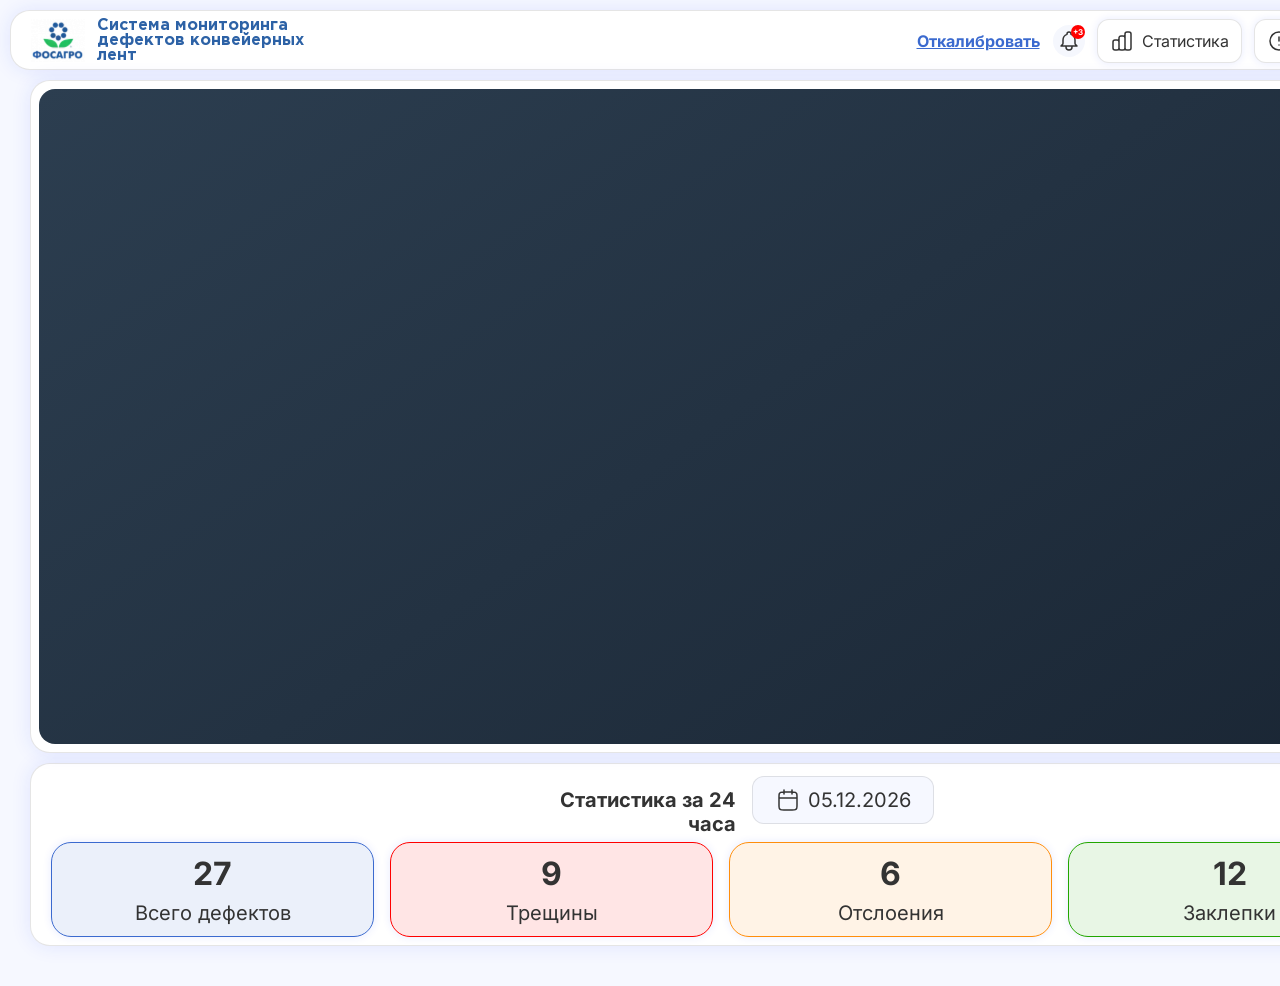
<file: fronted/index.html>
<!doctype html>
<html lang="en">
  <head>
    <meta charset="UTF-8" />
    <meta name="viewport" content="width=device-width, initial-scale=1.0" />
    <link rel="stylesheet" href="css/fonts.css" />
    <link rel="stylesheet" href="css/main.css" />
    <link rel="stylesheet" href="css/index.css" />

    <title>Мониторинг дефектов</title>
  </head>
  <body>
    <!-- Шапка -->
    <header class="header">
      <div class="header__container">
        <!-- Название системы слева -->
        <div class="header__logo-block">
          <img src="images/logo.svg" alt="Логотип" class="header__logo" />
          <div class="header__logo-text">
            Система мониторинга<br />дефектов конвейерных лент
          </div>
        </div>

        <div class="header__nav">
          <!-- Кнопка Откалибровать -->
          <button class="header__calibrate-btn" id="calibrate-btn">
            <span class="header__calibrate-text">Откалибровать</span>
          </button>

          <!-- Кнопка уведомлений -->
          <a href="#" class="header__notifications">
            <div class="header__icon-wrapper">
              <img
                src="images/bell-icon.svg"
                alt="Уведомления"
                class="header__icon"
              />
              <span class="header__badge" style="display:none"></span>
            </div>
          </a>

          <!-- Кнопка Статистика -->
          <a
            href="pages/statistics.html"
            class="header__button header__button--statistics"
          >
            <img
              src="images/statistics-icon.svg"
              alt=""
              class="header__button-icon"
            />
            <span class="header__button-text">Статистика</span>
          </a>

          <!-- Кнопка Дефекты -->
          <a
            href="pages/defects.html"
            class="header__button header__button--defects"
          >
            <img
              src="images/defects-icon.svg"
              alt=""
              class="header__button-icon"
            />
            <span class="header__button-text">Дефекты</span>
          </a>
        </div>
      </div>
    </header>

    <!-- Основной контент -->
    <main class="main">
      <!-- Видеопоток -->
      <div class="video-frame">
        <div class="camera-frame"></div>
      </div>

      <!-- Статистика за 24 часа -->
      <div class="stats-frame">
        <!-- Верхняя строка -->
        <div class="stats-header">
          <h2 class="stats-header__title">Статистика за 24 часа</h2>
          <!-- Блок с датой -->
          <button class="stats-header__date-wrapper" id="date-trigger">
            <!-- Иконка календаря -->
            <img
              src="images/calendar-icon.svg"
              alt="Календарь"
              class="stats-header__date-icon"
            />
            <!-- Дата -->
            <span class="stats-header__date-text" id="selected-date"></span>
          </button>
        </div>

        <!-- Карточки статистики -->
        <div class="stats-grid">
          <!-- Всего дефектов -->
          <div class="stat-card stat-card--total">
            <span class="stat-card__value">24</span>
            <span class="stat-card__label">Всего дефектов</span>
          </div>

          <!-- Трещины -->
          <div class="stat-card stat-card--cracks">
            <span class="stat-card__value">8</span>
            <span class="stat-card__label">Трещины</span>
          </div>

          <!-- Отслоения -->
          <div class="stat-card stat-card--delamination">
            <span class="stat-card__value">5</span>
            <span class="stat-card__label">Отслоения</span>
          </div>

          <!-- Заклепки -->
          <div class="stat-card stat-card--rivets">
            <span class="stat-card__value">11</span>
            <span class="stat-card__label">Заклепки</span>
          </div>
        </div>
      </div>
    </main>

    <!-- Модальное окно календаря -->
    <div class="calendar-overlay" id="calendar-modal">
      <div class="calendar-modal__container">
        <!-- Заголовок с месяцем и годом -->
        <div class="calendar-header">
          <button class="calendar-header__arrow" id="prev-month">
            <svg width="18" height="18" viewBox="0 0 18 18" fill="none">
              <path
                d="M11.25 13.5L6.75 9L11.25 4.5"
                stroke="#333333"
                stroke-width="1.5"
                stroke-linecap="round"
                stroke-linejoin="round"
              />
            </svg>
          </button>
          <span class="calendar-header__month-year" id="current-month-year"
            >Январь 2026</span
          >
          <button class="calendar-header__arrow" id="next-month">
            <svg width="18" height="18" viewBox="0 0 18 18" fill="none">
              <path
                d="M6.75 13.5L11.25 9L6.75 4.5"
                stroke="#333333"
                stroke-width="1.5"
                stroke-linecap="round"
                stroke-linejoin="round"
              />
            </svg>
          </button>
        </div>

        <!-- Разделительная линия -->
        <div class="calendar-divider"></div>

        <!-- Дни недели -->
        <div class="calendar-weekdays">
          <span class="calendar-weekday">ПН</span>
          <span class="calendar-weekday">ВТ</span>
          <span class="calendar-weekday">СР</span>
          <span class="calendar-weekday">ЧТ</span>
          <span class="calendar-weekday">ПТ</span>
          <span class="calendar-weekday">СБ</span>
          <span class="calendar-weekday">ВС</span>
        </div>

        <!-- Сетка дней -->
        <div class="calendar-days" id="calendar-days"></div>
      </div>
    </div>

    <!-- Модальное окно калибровки -->
    <div class="calibrate-overlay" id="calibrate-modal">
      <div class="calibrate-modal">
        <div class="calibrate-modal__content">
          <h3 class="calibrate-modal__title">Калибровка координат</h3>
          <p class="calibrate-modal__subtitle">
            Координаты будут откалиброваны
          </p>
        </div>
        <div class="calibrate-modal__actions">
          <button
            class="calibrate-modal__btn calibrate-modal__btn--cancel"
            id="calibrate-cancel"
          >
            Отменить
          </button>
          <button
            class="calibrate-modal__btn calibrate-modal__btn--confirm"
            id="calibrate-confirm"
          >
            Подтвердить
          </button>
        </div>
      </div>
    </div>

    <!-- ОКНО УВЕДОМЛЕНИЙ -->
    <div class="notifications-overlay" id="notificationsPanel">
      <div class="notifications-app">
        <div class="notifications-header">
          <div class="bell">
            <img src="images/bell-icon.svg" alt="Bell" class="icon" />
            <span class="badge" style="display:none"></span>
          </div>

          <h1>Новые дефекты</h1>

          <a href="#" class="clear">Очистить все</a>
        </div>

        <div class="list"></div>
      </div>
    </div>
    <script src="js/pages/IndexPage.js" type="module"></script>
  </body>
</html>
</file>
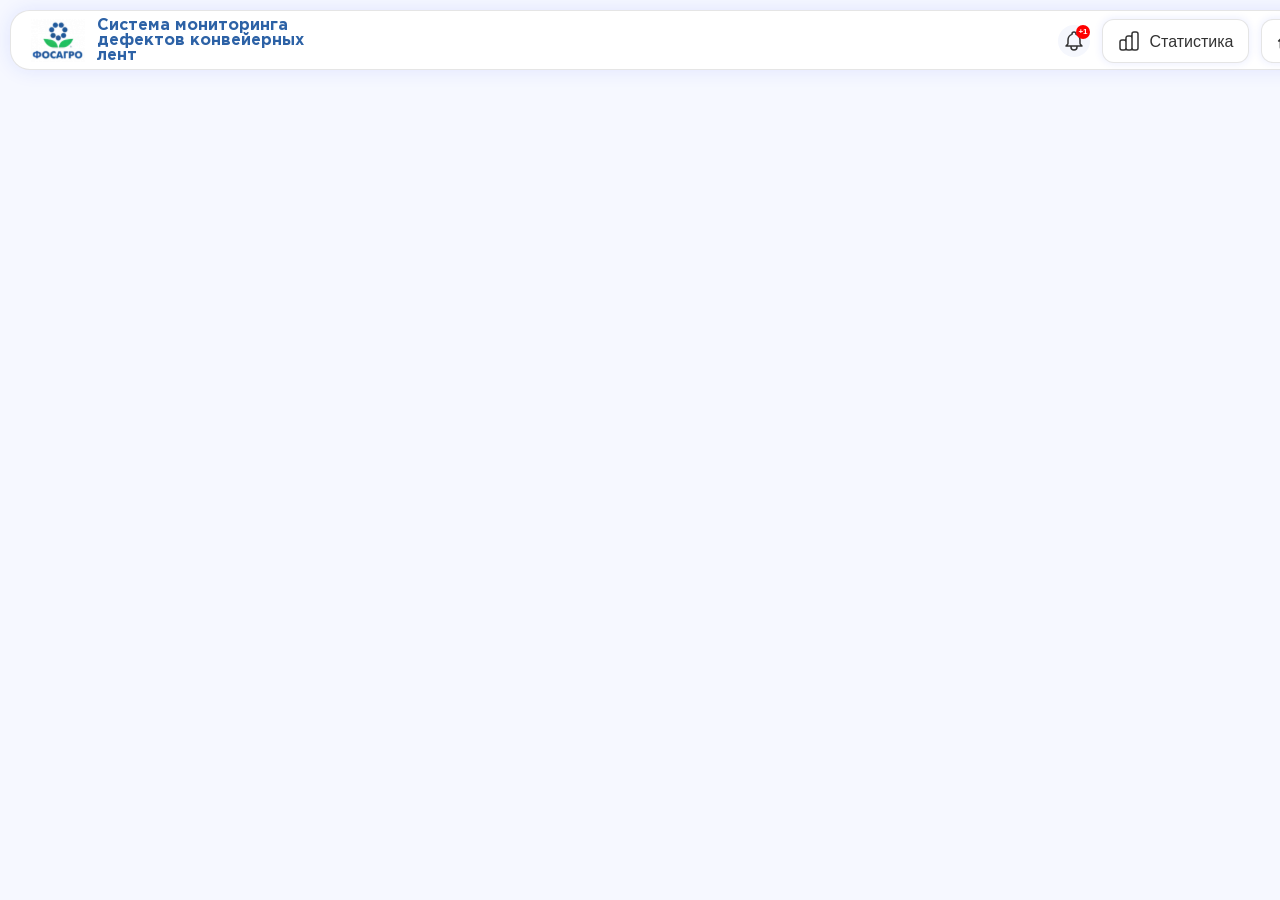
<file: fronted/defects.html>
<!doctype html>
<html lang="en">
  <head>
    <meta charset="UTF-8" />
    <meta name="viewport" content="width=device-width, initial-scale=1.0" />
    <link rel="stylesheet" href="css/main.css" />
    <title>Document</title>
  </head>
  <body>
    <!-- Шапка -->
    <header class="header">
      <div class="header__container">
        <!-- Название системы слева -->
        <div class="header__logo-block">
          <img src="images/logo.svg" alt="Логотип" class="header__logo" />
          <div class="header__logo-text">
            Система мониторинга<br />дефектов конвейерных лент
          </div>
        </div>

        <div class="header__nav">
          <!-- Кнопка уведомлений -->
          <a href="#" class="header__notifications">
            <div class="header__icon-wrapper">
              <img
                src="images/bell-icon.svg"
                alt="Уведомления"
                class="header__icon"
              />
              <span class="header__badge">+1</span>
            </div>
          </a>
          <!-- Кнопка Статистика -->
          <a href="statistics.html" class="header__button header__button--statistics">
            <img
              src="images/statistics-icon.svg"
              alt=""
              class="header__button-icon"
            />
            <span class="header__button-text">Статистика</span>
          </a>

          <!-- Кнопка Главная -->
          <a href="index.html" class="header__button header__button--home-after">
            <img
              src="images/home-icon.svg"
              alt=""
              class="header__button-icon"
            />
            <span class="header__button-text">Главная</span>
          </a>
        </div>
      </div>
    </header>
  </body>
</html>
</file>
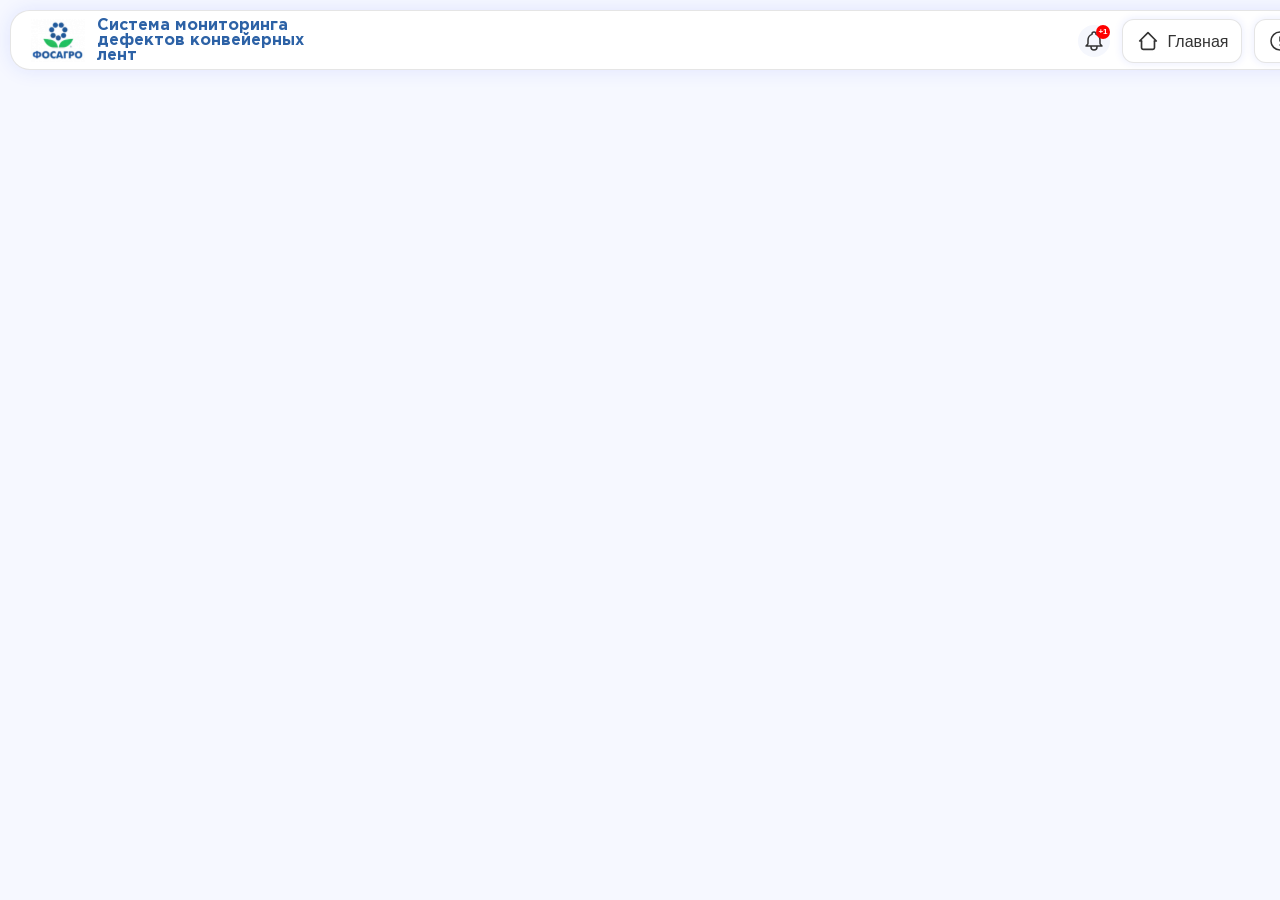
<file: fronted/statistics.html>
<!doctype html>
<html lang="en">
  <head>
    <meta charset="UTF-8" />
    <meta name="viewport" content="width=device-width, initial-scale=1.0" />
    <link rel="stylesheet" href="css/main.css" />
    <title>Document</title>
  </head>
  <body>
    <!-- Шапка -->
    <header class="header">
      <div class="header__container">
        <!-- Название системы слева -->
        <div class="header__logo-block">
          <img src="images/logo.svg" alt="Логотип" class="header__logo" />
          <div class="header__logo-text">
            Система мониторинга<br />дефектов конвейерных лент
          </div>
        </div>

        <div class="header__nav">
          <!-- Кнопка уведомлений -->
          <a href="statistics.html" class="header__notifications">
            <div class="header__icon-wrapper">
              <img
                src="images/bell-icon.svg"
                alt="Уведомления"
                class="header__icon"
              />
              <span class="header__badge">+1</span>
            </div>
          </a>

          <!-- Кнопка Главная -->
          <a href="index.html" class="header__button header__button--home-before">
            <img
              src="images/home-icon.svg"
              alt=""
              class="header__button-icon"
            />
            <span class="header__button-text">Главная</span>
          </a>

          <!-- Кнопка Дефекты -->
          <a href="defects.html" class="header__button header__button--defects">
            <img
              src="images/defects-icon.svg"
              alt=""
              class="header__button-icon"
            />
            <span class="header__button-text">Дефекты</span>
          </a>
        </div>
      </div>
    </header>
  </body>
</html>
</file>
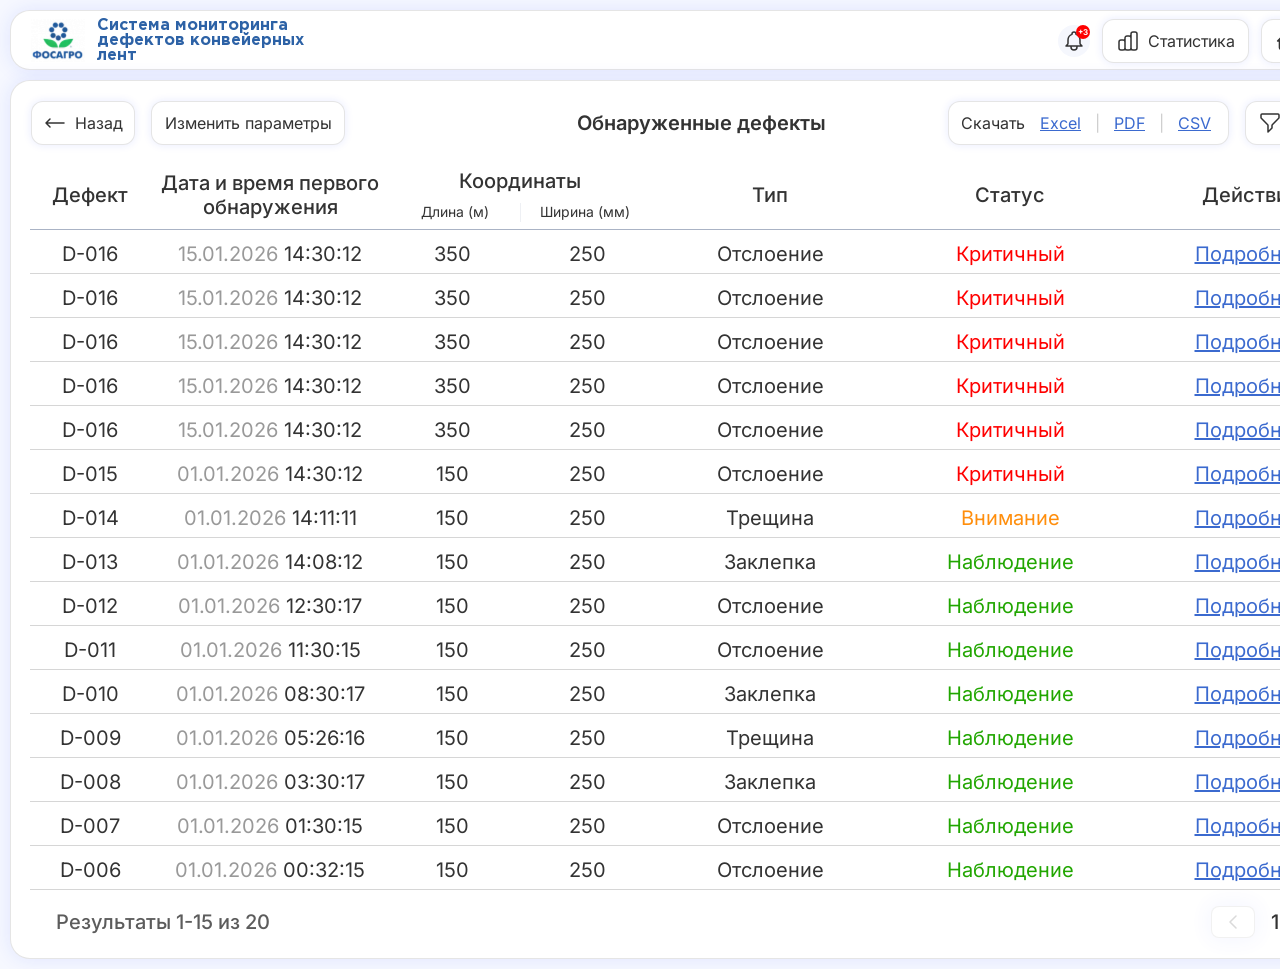
<file: fronted/pages/defects.html>
<!doctype html>
<html lang="en">
  <head>
    <meta charset="UTF-8" />
    <meta name="viewport" content="width=device-width, initial-scale=1.0" />
    <link rel="stylesheet" href="../css/fonts.css" />
    <link rel="stylesheet" href="../css/main.css" />
    <link rel="stylesheet" href="../css/pages/defects.css" />
    <title>Дефекты - Мониторинг</title>
  </head>
  <body>
    <!-- Шапка -->
    <header class="header">
      <div class="header__container">
        <!-- Название системы слева -->
        <div class="header__logo-block">
          <img src="../images/logo.svg" alt="Логотип" class="header__logo" />
          <div class="header__logo-text">
            Система мониторинга<br />дефектов конвейерных лент
          </div>
        </div>

        <div class="header__nav">
          <!-- Кнопка уведомлений -->
          <a href="#" class="header__notifications">
            <div class="header__icon-wrapper">
              <img
                src="../images/bell-icon.svg"
                alt="Уведомления"
                class="header__icon"
              />
              <span class="header__badge">+1</span>
            </div>
          </a>
          <!-- Кнопка Статистика -->
          <a
            href="statistics.html"
            class="header__button header__button--statistics"
          >
            <img
              src="../images/statistics-icon.svg"
              alt=""
              class="header__button-icon"
            />
            <span class="header__button-text">Статистика</span>
          </a>

          <!-- Кнопка Главная -->
          <a
            href="../index.html"
            class="header__button header__button--home-after"
          >
            <img
              src="../images/home-icon.svg"
              alt=""
              class="header__button-icon"
            />
            <span class="header__button-text">Главная</span>
          </a>
        </div>
      </div>
    </header>

    <!-- Основной контент -->
    <main class="main">
      <!-- Верхняя панель с кнопками -->
      <div class="defects-top-frame">
        <!-- Заголовок "Обнаруженные дефекты" -->
        <h1 class="defects-frame__title">Обнаруженные дефекты</h1>

        <!-- Левая группа -->
        <div class="defects-actions-left">
          <!-- Кнопка "Назад" (ссылка) -->
          <a
            href="javascript:history.back()"
            class="action-btn action-btn--back"
          >
            <img
              src="../images/back-icon.svg"
              alt="Назад"
              class="action-btn__icon"
            />
            <span class="action-btn-text">Назад</span>
          </a>

          <!-- Кнопка "Изменить параметры" (кнопка) -->
          <button class="action-btn action-btn--parameters" id="params-btn">
            <span class="action-btn-text">Изменить параметры</span>
          </button>
        </div>

        <!-- Правая группа -->
        <div class="defects-actions-right">
          <!-- Блок "Скачать" со ссылками -->
          <div class="download-block">
            <span class="download-text">Скачать</span>
            <div class="download-links">
              <a href="#" class="excel-link">Excel</a>
              <span class="divider">|</span>
              <a href="#" class="pdf-link">PDF</a>
              <span class="divider">|</span>
              <a href="#" class="csv-link">CSV</a>
            </div>
          </div>
          <!-- Кнопка "Фильтры" (кнопка) -->
          <button class="action-btn action-btn--filter" id="filter-btn">
            <img
              src="../images/filter-icon.svg"
              alt="Фильтр"
              class="action-btn__icon"
            />
            <span class="action-btn-text">Фильтры</span>
          </button>
        </div>
      </div>

      <!-- Таблица дефектов -->
      <div class="defects-table">
        <!-- Заголовок таблицы -->
        <div class="table-header">
          <div class="table-header__cell table-header__cell--id">Дефект</div>
          <div class="table-header__cell table-header__cell--date">
            Дата и время первого обнаружения
          </div>
          <div class="table-header__coordinates">
            <div class="coordinates-title">Координаты</div>
            <div class="coordinates-sub">
              <span class="coord-label">Длина (м)</span>
              <span class="coord-divider"></span>
              <span class="coord-label">Ширина (мм)</span>
            </div>
          </div>
          <div class="table-header__cell table-header__cell--type">Тип</div>
          <div class="table-header__cell table-header__cell--status">
            Статус
          </div>
          <div class="table-header__cell table-header__cell--actions">
            Действия
          </div>
        </div>

        <!-- Строки будут добавлены через JavaScript -->
      </div>

      <!-- Пагинация -->
      <div class="pagination">
        <!-- Результаты -->
        <div class="pagination__info">Результаты 0-0 из 0</div>

        <!-- Блок с кнопками пагинации  -->
        <div class="pagination__controls">
          <!-- Кнопка "Назад" -->
          <button class="pagination__nav-btn pagination__nav-btn--prev">
            <svg width="24" height="24" viewBox="0 0 24 24" fill="none">
              <path
                d="M15 18L9 12L15 6"
                stroke="currentColor"
                stroke-width="1.5"
                stroke-linecap="round"
                stroke-linejoin="round"
              />
            </svg>
          </button>

          <!-- Кнопки страниц будут добавлены через JavaScript -->
          <!-- Кнопка "Вперед" -->
          <button class="pagination__nav-btn pagination__nav-btn--next">
            <svg width="24" height="24" viewBox="0 0 24 24" fill="none">
              <path
                d="M9 18L15 12L9 6"
                stroke="currentColor"
                stroke-width="1.5"
                stroke-linecap="round"
                stroke-linejoin="round"
              />
            </svg>
          </button>
        </div>
      </div>
    </main>

    <!-- ========== МОДАЛЬНОЕ ОКНО ФИЛЬТРОВ ========== -->
    <div class="filter-overlay" id="filter-modal">
      <div class="filter-modal">
        <div class="filter-modal__content">
          <!-- Тип дефекта -->
          <div class="filter-section">
            <div class="filter-section__title">Тип дефекта:</div>

            <!-- Чекбоксы -->
            <div class="filter-checkboxes">
              <!-- Трещина -->
              <div class="filter-checkbox">
                <label class="checkbox-label">
                  <input type="checkbox" class="checkbox-input" />
                  <span class="checkbox-custom"></span>
                  <span class="checkbox-text">Трещина</span>
                </label>
              </div>

              <!-- Отслоение -->
              <div class="filter-checkbox">
                <label class="checkbox-label">
                  <input type="checkbox" class="checkbox-input" />
                  <span class="checkbox-custom"></span>
                  <span class="checkbox-text">Отслоение</span>
                </label>
              </div>

              <!-- Заклепка -->
              <div class="filter-checkbox">
                <label class="checkbox-label">
                  <input type="checkbox" class="checkbox-input" />
                  <span class="checkbox-custom"></span>
                  <span class="checkbox-text">Заклепка</span>
                </label>
              </div>
            </div>
          </div>

          <!-- Дата -->
          <div class="filter-section">
            <div class="filter-section__title">Дата:</div>

            <div class="filter-date">
              <div class="date-picker">
                <img
                  src="../images/calendar-icon.svg"
                  alt="Календарь"
                  class="date-picker__icon"
                />
                <span class="date-picker__text">дд.мм.гггг</span>
              </div>

              <span class="date-separator">—</span>

              <div class="date-picker">
                <span class="date-picker__text">дд.мм.гггг</span>
              </div>
            </div>
          </div>

          <!-- Статус -->
          <div class="filter-section">
            <div class="filter-section__title">Статус:</div>

            <div class="filter-checkboxes">
              <div class="filter-checkbox">
                <label class="checkbox-label">
                  <input type="checkbox" class="checkbox-input status-checkbox-input" data-value="Критичный" />
                  <span class="checkbox-custom"></span>
                  <span class="checkbox-text">Критичный</span>
                </label>
              </div>
              <div class="filter-checkbox">
                <label class="checkbox-label">
                  <input type="checkbox" class="checkbox-input status-checkbox-input" data-value="Внимание" />
                  <span class="checkbox-custom"></span>
                  <span class="checkbox-text">Внимание</span>
                </label>
              </div>
              <div class="filter-checkbox">
                <label class="checkbox-label">
                  <input type="checkbox" class="checkbox-input status-checkbox-input" data-value="Наблюдение" />
                  <span class="checkbox-custom"></span>
                  <span class="checkbox-text">Наблюдение</span>
                </label>
              </div>
            </div>
          </div>

          <!-- Координаты -->
          <div class="filter-section">
            <div class="filter-section__title">Координаты:</div>

            <!-- Длина -->
            <div class="filter-coord">
              <div class="coord-label">Длина</div>

              <div class="coord-inputs">
                <!-- От -->
                <div class="coord-input-group">
                  <span class="coord-input-label">От</span>
                  <div class="coord-input-field">
                    <input type="text" placeholder="0" class="coord-input" />
                    <span class="coord-unit">м</span>
                  </div>
                </div>

                <!-- До -->
                <div class="coord-input-group">
                  <span class="coord-input-label">До</span>
                  <div class="coord-input-field">
                    <input type="text" placeholder="∞" class="coord-input" />
                    <span class="coord-unit">м</span>
                  </div>
                </div>
              </div>
            </div>

            <!-- Ширина -->
            <div class="filter-coord">
              <div class="coord-label">Ширина</div>

              <div class="coord-inputs">
                <!-- От -->
                <div class="coord-input-group">
                  <span class="coord-input-label">От</span>
                  <div class="coord-input-field">
                    <input type="text" placeholder="0" class="coord-input" />
                    <span class="coord-unit">мм</span>
                  </div>
                </div>

                <!-- До -->
                <div class="coord-input-group">
                  <span class="coord-input-label">До</span>
                  <div class="coord-input-field">
                    <input type="text" placeholder="∞" class="coord-input" />
                    <span class="coord-unit">мм</span>
                  </div>
                </div>
              </div>
            </div>
          </div>

          <!-- Кнопки -->
          <div class="filter-actions">
            <button class="filter-btn filter-btn--reset">Сбросить</button>
            <button class="filter-btn filter-btn--apply">Применить</button>
          </div>
        </div>
      </div>
    </div>

    <!-- МОДАЛЬНОЕ ОКНО ПАРАМЕТРОВ -->
    <div class="params-overlay" id="params-modal">
      <div class="params-modal">
        <!-- Заголовок -->
        <div class="params-modal__header">
          <h2 class="params-modal__title">Параметры статусов</h2>
        </div>

        <!-- Три колонки в ряд -->
        <div class="params-row">
          <!-- Колонка 1: Критичный -->
          <div class="params-col params-col--left">
            <div class="params-col__title status-critical">Критичный</div>

            <div class="params-field">
              <div class="params-field__label">Длина</div>
              <div class="params-input-wrapper">
                <span class="params-input-prefix">От</span>
                <div class="params-input-container">
                  <input type="text" value="400" class="params-input" />
                  <span class="params-unit">мм</span>
                </div>
              </div>
            </div>

            <div class="params-field">
              <div class="params-field__label">Ширина</div>
              <div class="params-input-wrapper">
                <span class="params-input-prefix">От</span>
                <div class="params-input-container">
                  <input type="text" value="300" class="params-input" />
                  <span class="params-unit">мм</span>
                </div>
              </div>
            </div>

            <div class="params-field">
              <div class="params-field__label">Площадь</div>
              <div class="params-input-wrapper">
                <span class="params-input-prefix">От</span>
                <div class="params-input-container">
                  <input type="text" value="0" class="params-input" />
                  <span class="params-unit">мм²</span>
                </div>
              </div>
            </div>
          </div>

          <!-- Разделитель -->
          <div class="params-divider"></div>

          <!-- Колонка 2: Внимание -->
          <div class="params-col params-col--center">
            <div class="params-col--wide__title status-warning">Внимание</div>

            <!-- Длина -->
            <div class="params-field params-field--range">
              <div class="params-range-headers">
                <span class="params-range-header">От</span>
                <span class="params-range-header">До</span>
              </div>
              <div
                class="params-field__label params-field--widle__label-position"
              >
                Длина
              </div>
              <div class="params-range-inputs">
                <div class="params-input-container">
                  <input type="text" value="0" class="params-input" />
                  <span class="params-unit">мм</span>
                </div>
                <div class="params-input-container">
                  <input type="text" value="200" class="params-input" />
                  <span class="params-unit">мм</span>
                </div>
              </div>
            </div>

            <!-- Ширина -->
            <div class="params-field params-field--range">
              <div class="params-range-headers"></div>
              <div
                class="params-field__label params-field--widle__label-position"
              >
                Ширина
              </div>
              <div class="params-range-inputs">
                <div class="params-input-container">
                  <input type="text" value="0" class="params-input" />
                  <span class="params-unit">мм</span>
                </div>
                <div class="params-input-container">
                  <input type="text" value="200" class="params-input" />
                  <span class="params-unit">мм</span>
                </div>
              </div>
            </div>

            <!-- Площадь -->
            <div class="params-field params-field--range">
              <div class="params-range-headers"></div>
              <div
                class="params-field__label params-field--widle__label-position"
              >
                Площадь
              </div>
              <div class="params-range-inputs">
                <div class="params-input-container">
                  <input type="text" value="0" class="params-input" />
                  <span class="params-unit">мм²</span>
                </div>
                <div class="params-input-container">
                  <input type="text" value="200" class="params-input" />
                  <span class="params-unit">мм²</span>
                </div>
              </div>
            </div>
          </div>

          <!-- Разделитель -->
          <div class="params-divider"></div>

          <!-- Колонка 3: Наблюдение -->
          <div class="params-col params-col--right">
            <div class="params-col__title status-normal">Наблюдение</div>

            <div class="params-field">
              <div class="params-field__label">Длина</div>
              <div class="params-input-wrapper">
                <span class="params-input-prefix">До</span>
                <div class="params-input-container">
                  <input type="text" value="200" class="params-input" />
                  <span class="params-unit">мм</span>
                </div>
              </div>
            </div>

            <div class="params-field">
              <div class="params-field__label">Ширина</div>
              <div class="params-input-wrapper">
                <span class="params-input-prefix">До</span>
                <div class="params-input-container">
                  <input type="text" value="200" class="params-input" />
                  <span class="params-unit">мм</span>
                </div>
              </div>
            </div>

            <div class="params-field">
              <div class="params-field__label">Площадь</div>
              <div class="params-input-wrapper">
                <span class="params-input-prefix">До</span>
                <div class="params-input-container">
                  <input type="text" value="200" class="params-input" />
                  <span class="params-unit">мм²</span>
                </div>
              </div>
            </div>
          </div>
        </div>

        <!-- Кнопки -->
        <div class="params-actions">
          <button class="params-btn params-btn--cancel">Отменить</button>
          <button class="params-btn params-btn--confirm">Подтвердить</button>
        </div>
      </div>
    </div>

    <!-- МОДАЛЬНОЕ ОКНО ИСТОРИИ ОБНАРУЖЕНИЙ -->
    <div class="params-overlay" id="detections-modal">
      <div class="detections-modal">
        <div class="detections-modal__content">
          <!-- Заголовок -->
          <div class="detections-header">
            <div class="detections-header-left">
              <span class="detections-header__label">Дефект:</span>
              <span class="detections-header__id"></span>
              <span class="detections-header__type"></span>
            </div>
            <button class="detections-header__btn" id="detections-header__btn">
              <svg width="24" height="24" viewBox="0 0 24 24" fill="none">
                <path
                  d="M20 6L9 17L4 12"
                  stroke="#F6F8FF"
                  stroke-width="1.5"
                  stroke-linecap="round"
                  stroke-linejoin="round"
                />
              </svg>
              <span>Исправлен</span>
            </button>
          </div>

          <!-- Статистика обнаружений -->
          <div class="detections-statistics">
            <div class="detections-statistics__row">
              <!-- Длина -->
              <div class="detections-statistics__item">
                <span class="detections-statistics__label">Длина:</span>
                <span class="detections-statistics__value"></span>
                <span class="detections-statistics__percent"></span>
              </div>

              <!-- Ширина -->
              <div class="detections-statistics__item">
                <span class="detections-statistics__label">Ширина:</span>
                <span class="detections-statistics__value"></span>
                <span class="detections-statistics__percent"></span>
              </div>

              <!-- Площадь -->
              <div class="detections-statistics__item">
                <span class="detections-statistics__label">Площадь:</span>
                <span class="detections-statistics__value"></span>
                <span class="detections-statistics__percent"></span>
              </div>
            </div>

            <!-- Графики -->
            <div class="detections-graphs">
              <div class="graph-placeholder"></div>
              <div class="graph-placeholder"></div>
              <div class="graph-placeholder"></div>
            </div>
          </div>

          <!-- Кнопки -->
          <div class="detections-buttons">
            <!-- Блок "Скачать" со ссылками -->
            <div class="detections-download-block">
              <span class="detections-download-text">Скачать</span>
              <div class="detections-download-links">
                <a href="#" class="detections-excel-link">Excel</a>
                <span class="detections-divider">|</span>
                <a href="#" class="detections-pdf-link">PDF</a>
                <span class="detections-divider">|</span>
                <a href="#" class="detections-csv-link">CSV</a>
              </div>
            </div>
            <!-- Кнопка "Фильтры" -->
            <button class="detections-filter-btn" id="detections-filter-btn">
              <img
                src="../images/filter-icon.svg"
                alt="Фильтр"
                class="detections-filter-icon"
              />
              <span class="detections-filter-text">Фильтры</span>
            </button>
          </div>

          <!-- Таблица истории обнаружений -->
          <div class="detections-table">
            <!-- Заголовок таблицы -->
            <div class="detections-table-header">
              <div
                class="detections-table-header__cell detections-table-header__cell--date"
              >
                Дата и время
              </div>

              <div class="detections-table-header__measurements">
                <span class="detections-table-header__measure">Длина (мм)</span>
                <span class="detections-table-header__measure"
                  >Ширина (мм)</span
                >
                <span class="detections-table-header__measure"
                  >Площадь (мм²)</span
                >
              </div>

              <div
                class="detections-table-header__cell detections-table-header__cell--status"
              >
                Статус
              </div>
              <div
                class="detections-table-header__cell detections-table-header__cell--actions"
              >
                Действия
              </div>
            </div>

            <!-- Строки будут добавлены через JavaScript -->
          </div>

          <!-- Пагинация для модального окна -->
          <div class="detections-pagination">
            <div class="detections-pagination__info">Результаты 0-0 из 0</div>

            <div class="detections-pagination__controls">
              <!-- Кнопка "Назад" -->
              <button
                class="detections-pagination__nav-btn detections-pagination__nav-btn--prev"
              >
                <svg width="24" height="24" viewBox="0 0 24 24" fill="none">
                  <path
                    d="M15 18L9 12L15 6"
                    stroke="currentColor"
                    stroke-width="1.5"
                    stroke-linecap="round"
                    stroke-linejoin="round"
                  />
                </svg>
              </button>

              <!-- Кнопки страниц будут добавлены через JavaScript -->
              <!-- Кнопка "Вперед" -->
              <button
                class="detections-pagination__nav-btn detections-pagination__nav-btn--next"
              >
                <svg width="24" height="24" viewBox="0 0 24 24" fill="none">
                  <path
                    d="M9 18L15 12L9 6"
                    stroke="currentColor"
                    stroke-width="1.5"
                    stroke-linecap="round"
                    stroke-linejoin="round"
                  />
                </svg>
              </button>
            </div>
          </div>
        </div>
      </div>

      <!-- МОДАЛЬНОЕ ОКНО ПОДТВЕРЖДЕНИЯ ИСПРАВЛЕНИЯ -->
      <div class="alert-overlay" id="fix-confirm-modal">
        <div class="alert-modal">
          <!-- Иконка/Заголовок -->
          <div class="alert-modal__header">
            <h2 class="alert-modal__title">Исправление дефекта</h2>
            <p class="alert-modal__subtitle">
              Дефект больше не будет отображаться в списке
            </p>
          </div>

          <!-- Кнопки -->
          <div class="alert-modal__actions">
            <button class="alert-modal__btn alert-modal__btn--cancel">
              Отменить
            </button>
            <button class="alert-modal__btn alert-modal__btn--confirm">
              Подтвердить
            </button>
          </div>
        </div>
      </div>

      <!-- ========== МОДАЛЬНОЕ ОКНО ФИЛЬТРОВ ========== -->
      <div class="detections-filter-overlay" id="detections-filter-modal">
        <div class="detections-filter-modal">
          <div class="detections-filter-modal__content">
            <!-- Дата -->
            <div class="filter-section">
              <div class="filter-section__title">Дата:</div>

              <button class="filter-date">
                <div class="date-picker">
                  <img
                    src="../images/calendar-icon.svg"
                    alt="Календарь"
                    class="date-picker__icon"
                  />
                  <span class="date-picker__text">дд.мм.гггг</span>
                </div>

                <span class="date-separator">—</span>

                <div class="date-picker">
                  <span class="date-picker__text">дд.мм.гггг</span>
                </div>
              </button>
            </div>

            <!-- Статус -->
            <div class="filter-section">
              <div class="filter-section__title">Статус:</div>

              <div class="filter-checkboxes">
                <div class="filter-checkbox">
                  <label class="checkbox-label">
                    <input type="checkbox" class="checkbox-input detections-status-checkbox-input" data-value="Критичный" />
                    <span class="checkbox-custom"></span>
                    <span class="checkbox-text">Критичный</span>
                  </label>
                </div>
                <div class="filter-checkbox">
                  <label class="checkbox-label">
                    <input type="checkbox" class="checkbox-input detections-status-checkbox-input" data-value="Внимание" />
                    <span class="checkbox-custom"></span>
                    <span class="checkbox-text">Внимание</span>
                  </label>
                </div>
                <div class="filter-checkbox">
                  <label class="checkbox-label">
                    <input type="checkbox" class="checkbox-input detections-status-checkbox-input" data-value="Наблюдение" />
                    <span class="checkbox-custom"></span>
                    <span class="checkbox-text">Наблюдение</span>
                  </label>
                </div>
              </div>
            </div>

            <!-- Размеры -->
            <div class="filter-section">
              <div class="filter-section__title">Размеры:</div>

              <!-- Длина -->
              <div class="filter-coord">
                <div class="coord-label">Длина</div>

                <div class="coord-inputs">
                  <!-- От -->
                  <div class="coord-input-group">
                    <span class="coord-input-label">От</span>
                    <div class="coord-input-field">
                      <input type="text" placeholder="0" class="coord-input" />
                      <span class="coord-unit">м</span>
                    </div>
                  </div>

                  <!-- До -->
                  <div class="coord-input-group">
                    <span class="coord-input-label">До</span>
                    <div class="coord-input-field">
                      <input type="text" placeholder="∞" class="coord-input" />
                      <span class="coord-unit">м</span>
                    </div>
                  </div>
                </div>
              </div>

              <!-- Ширина -->
              <div class="filter-coord">
                <div class="coord-label">Ширина</div>

                <div class="coord-inputs">
                  <!-- От -->
                  <div class="coord-input-group">
                    <span class="coord-input-label">От</span>
                    <div class="coord-input-field">
                      <input type="text" placeholder="0" class="coord-input" />
                      <span class="coord-unit">мм</span>
                    </div>
                  </div>

                  <!-- До -->
                  <div class="coord-input-group">
                    <span class="coord-input-label">До</span>
                    <div class="coord-input-field">
                      <input type="text" placeholder="∞" class="coord-input" />
                      <span class="coord-unit">мм</span>
                    </div>
                  </div>
                </div>
              </div>

              <!-- Площадь -->
              <div class="filter-coord">
                <div class="coord-label">Площадь</div>

                <div class="coord-inputs">
                  <!-- От -->
                  <div class="coord-input-group">
                    <span class="coord-input-label">От</span>
                    <div class="coord-input-field">
                      <input type="text" placeholder="0" class="coord-input" />
                      <span class="coord-unit">мм²</span>
                    </div>
                  </div>

                  <!-- До -->
                  <div class="coord-input-group">
                    <span class="coord-input-label">До</span>
                    <div class="coord-input-field">
                      <input type="text" placeholder="∞" class="coord-input" />
                      <span class="coord-unit">мм²</span>
                    </div>
                  </div>
                </div>
              </div>
            </div>

            <!-- Кнопки -->
            <div class="filter-actions">
              <button class="filter-btn filter-btn--reset">Сбросить</button>
              <button class="filter-btn filter-btn--apply">Применить</button>
            </div>
          </div>
        </div>
      </div>
    </div>

    <!-- ОКНО УВЕДОМЛЕНИЙ -->
    <div class="notifications-overlay" id="notificationsPanel">
      <div class="notifications-app">
        <div class="notifications-header">
          <div class="bell">
            <img src="../images/bell-icon.svg" alt="Bell" class="icon" />
            <span class="badge"></span>
          </div>

          <h1>Новые дефекты</h1>

          <a href="#" class="clear">Очистить все</a>
        </div>

        <div class="list"></div>
      </div>
    </div>

    <!-- Модальное окно календаря -->
    <div class="calendar-overlay" id="calendar-modal">
      <div class="calendar-modal__container">
        <!-- Дропдауны месяца и года -->
        <div class="calendar-dropdowns">
          <div class="calendar-dropdown" id="calendar-month-dropdown">
            <span class="calendar-dropdown__text" id="calendar-month-text">Январь</span>
            <div class="calendar-dropdown__chevron-wrap">
              <svg width="18" height="18" viewBox="0 0 18 18" fill="none">
                <path d="M4.5 6.75l4.5 4.5 4.5-4.5" stroke="#333333" stroke-width="1.125" stroke-linecap="round" stroke-linejoin="round"/>
              </svg>
            </div>
            <div class="calendar-dropdown__list" id="calendar-month-list"></div>
          </div>
          <div class="calendar-dropdown" id="calendar-year-dropdown">
            <span class="calendar-dropdown__text" id="calendar-year-text">2026</span>
            <div class="calendar-dropdown__chevron-wrap">
              <svg width="18" height="18" viewBox="0 0 18 18" fill="none">
                <path d="M4.5 6.75l4.5 4.5 4.5-4.5" stroke="#333333" stroke-width="1.125" stroke-linecap="round" stroke-linejoin="round"/>
              </svg>
            </div>
            <div class="calendar-dropdown__list" id="calendar-year-list"></div>
          </div>
        </div>

        <!-- Заголовок со стрелками -->
        <div class="calendar-header">
          <button class="calendar-header__arrow" id="prev-month">
            <svg width="18" height="18" viewBox="0 0 18 18" fill="none">
              <path
                d="M11.25 13.5L6.75 9L11.25 4.5"
                stroke="#333333"
                stroke-width="1.5"
                stroke-linecap="round"
                stroke-linejoin="round"
              />
            </svg>
          </button>
          <span class="calendar-header__month-year" id="current-month-year"
            >Январь 2026</span
          >
          <button class="calendar-header__arrow" id="next-month">
            <svg width="18" height="18" viewBox="0 0 18 18" fill="none">
              <path
                d="M6.75 13.5L11.25 9L6.75 4.5"
                stroke="#333333"
                stroke-width="1.5"
                stroke-linecap="round"
                stroke-linejoin="round"
              />
            </svg>
          </button>
        </div>

        <!-- Разделительная линия -->
        <div class="calendar-divider"></div>

        <!-- Дни недели -->
        <div class="calendar-weekdays">
          <span class="calendar-weekday">ПН</span>
          <span class="calendar-weekday">ВТ</span>
          <span class="calendar-weekday">СР</span>
          <span class="calendar-weekday">ЧТ</span>
          <span class="calendar-weekday">ПТ</span>
          <span class="calendar-weekday">СБ</span>
          <span class="calendar-weekday">ВС</span>
        </div>

        <!-- Сетка дней -->
        <div class="calendar-days" id="calendar-days"></div>
      </div>
    </div>


    <script src="../js/libs/xlsx.full.min.js"></script>
    <script src="../js/libs/jspdf.umd.min.js"></script>
    <script src="../js/libs/jspdf.plugin.autotable.min.js"></script>
    <script src="../js/libs/chart.umd.min.js"></script>
    <script src="../js/libs/chartjs-plugin-datalabels.min.js"></script>
    <script src="../js/pages/DefectsPage.js" type="module"></script>
  </body>
</html>
</file>
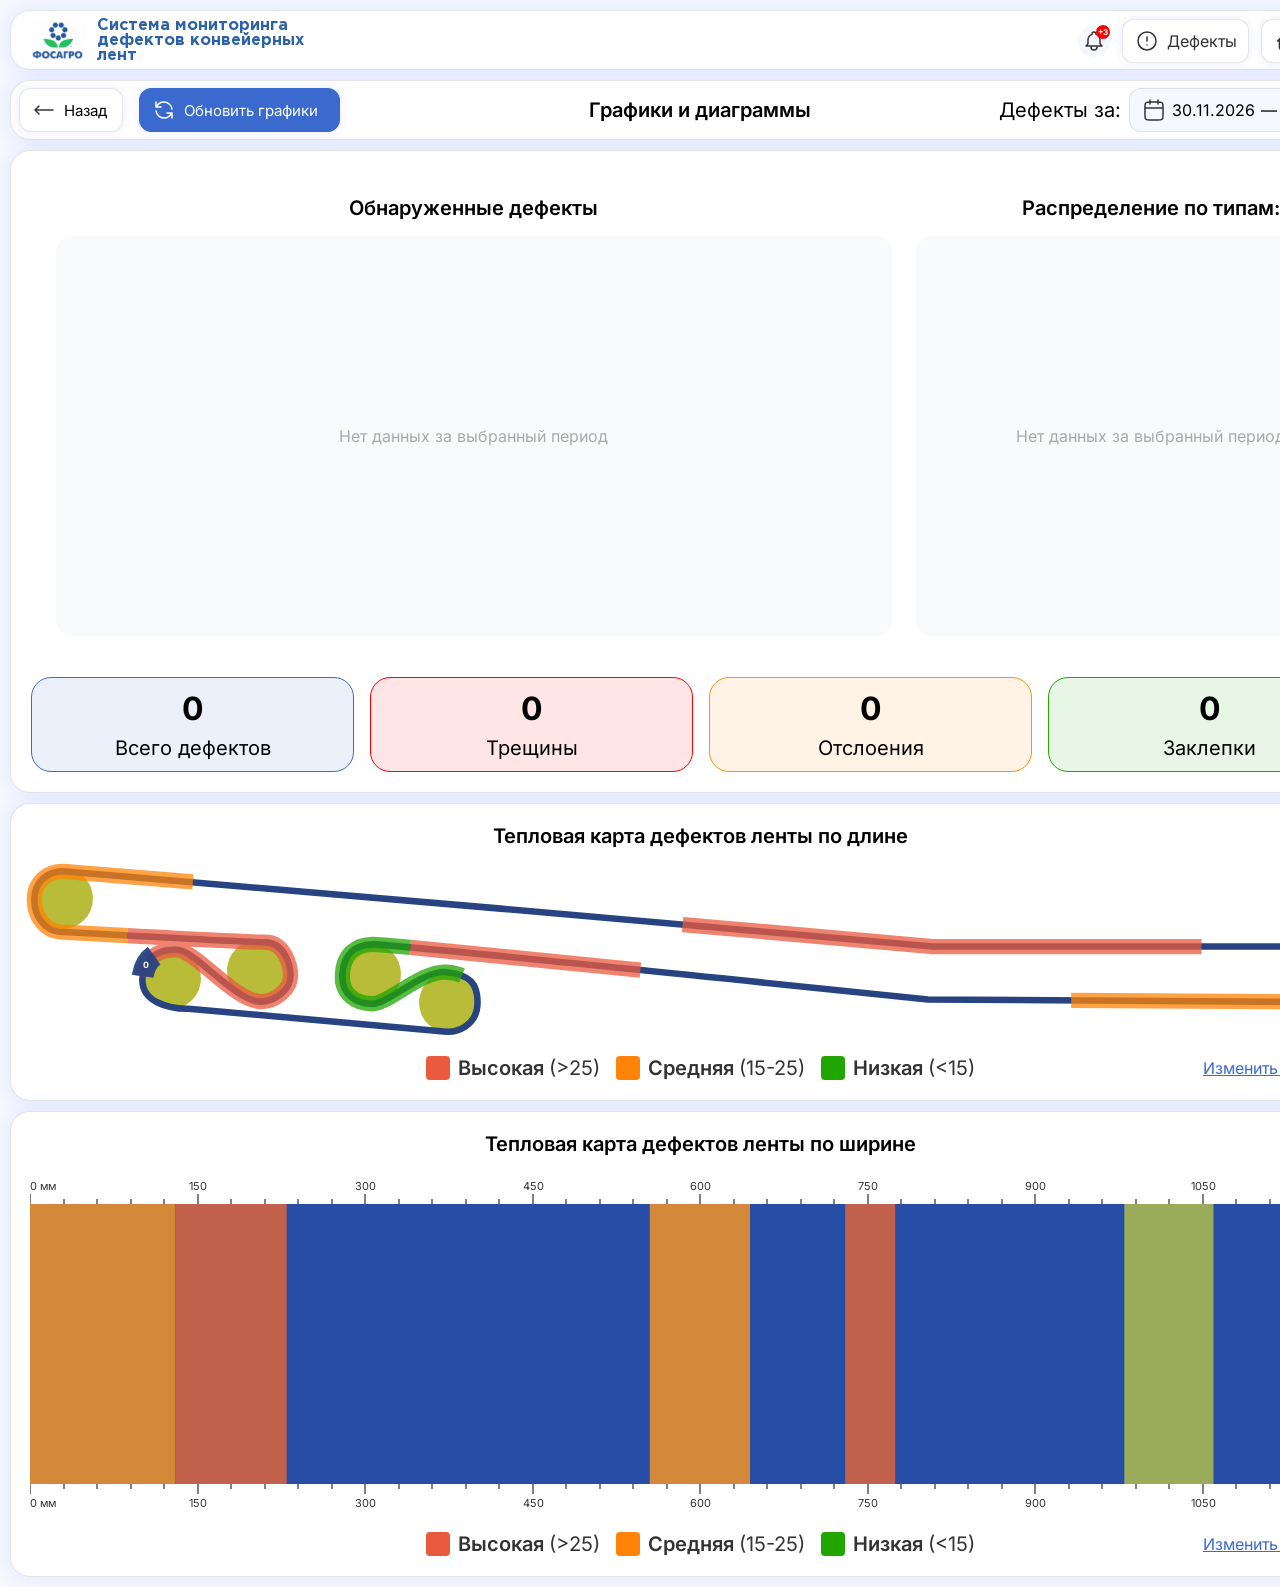
<file: fronted/pages/statistics.html>
<!doctype html>
<html lang="ru">
  <head>
    <meta charset="UTF-8" />
    <meta name="viewport" content="width=device-width, initial-scale=1.0" />
    <link rel="stylesheet" href="../css/fonts.css" />
    <link rel="stylesheet" href="../css/main.css" />
    <link rel="stylesheet" href="../css/pages/statistics.css" />
    <title>Статистика - Мониторинг</title>
  </head>
  <body>
    <!-- ШАПКА 1: Главная слева, Дефекты справка -->
    <header class="header">
      <div class="header__container">
        <div class="header__logo-block">
          <img src="../images/logo.svg" alt="Логотип" class="header__logo" />
          <div class="header__logo-text">
            Система мониторинга<br />дефектов конвейерных лент
          </div>
        </div>

        <div class="header__nav">
          <!-- Кнопка уведомлений -->
          <a href="#" class="header__notifications">
            <div class="header__icon-wrapper">
              <img
                src="../images/bell-icon.svg"
                alt="Уведомления"
                class="header__icon"
              />
              <span class="header__badge" style="display:none"></span>
            </div>
          </a>
          <!-- Главная слева -->
          <a
            href="../index.html"
            class="header__button header__button--home-after"
          >
            <img
              src="../images/home-icon.svg"
              alt=""
              class="header__button-icon"
            />
            <span class="header__button-text">Главная</span>
          </a>
          <!-- Дефекты справа -->
          <a
            href="../pages/defects.html"
            class="header__button header__button--defects"
          >
            <img
              src="../images/defects-icon.svg"
              alt=""
              class="header__button-icon"
            />
            <span class="header__button-text">Дефекты</span>
          </a>
        </div>
      </div>
    </header>

    <!-- ШАПКА 2: Отдельный блок 1380x60 -->
    <div class="stats-header-block">
      <div class="stats-header-content">
        <!-- Левая группа: кнопки Назад и Обновить графики -->
        <div class="stats-header-left">
          <a href="javascript:history.back()" class="stats-btn stats-btn--back">
            <img
              src="../images/back-icon.svg"
              alt="Назад"
              class="stats-btn__icon"
            />
            <span class="stats-btn__text">Назад</span>
          </a>
          <a href="#" class="stats-btn stats-btn--update">
            <img
              src="../images/Refresh.svg"
              alt="Обновить"
              class="stats-btn__icon"
            />
            <span class="stats-btn__text">Обновить графики</span>
          </a>
        </div>

        <!-- Заголовок по центру -->
        <div class="stats-header-center">
          <span class="stats-header-title">Графики и диаграммы</span>
        </div>

        <!-- Правая группа: Дефекты за и дата -->
        <div class="stats-header-right">
          <span class="stats-header-label">Дефекты за:</span>
          <div class="stats-date-block" id="stats-date-trigger" style="cursor:pointer;">
            <img
              src="../images/calendar-icon.svg"
              alt="Календарь"
              class="stats-date-icon"
            />
            <span class="stats-date-text" id="stats-date-start">01.01.2026</span>
            <span class="stats-date-sep">—</span>
            <span class="stats-date-text" id="stats-date-end">15.01.2026</span>
          </div>
        </div>
      </div>
    </div>

    <!-- Основной контент -->
    <main class="main">
      <!-- ФРЕЙМ 1380x707 с графиками -->
      <div class="stats-block">
        <div class="stats-frame">
          <!-- Левая часть: Обнаруженные дефекты -->
          <div class="stats-frame-left">
            <h2 class="frame-title">Обнаруженные дефекты</h2>
            <div class="frame-image image-5">
              <canvas id="defectsLineChart"></canvas>
            </div>
          </div>

          <!-- Правая часть: Распределение по типам -->
          <div class="stats-frame-right">
            <h2 class="frame-title">Распределение по типам:</h2>
            <div class="frame-image image-7">
              <canvas id="defectsPieChart"></canvas>
            </div>
          </div>
        </div>

        <!-- Статистика за 24 часа -->
        <div class="stats-grid">
          <!-- Всего дефектов -->
          <div class="stat-card stat-card--total">
            <span class="stat-card__value">24</span>
            <span class="stat-card__label">Всего дефектов</span>
          </div>

          <!-- Трещины -->
          <div class="stat-card stat-card--cracks">
            <span class="stat-card__value">8</span>
            <span class="stat-card__label">Трещины</span>
          </div>

          <!-- Отслоения -->
          <div class="stat-card stat-card--delamination">
            <span class="stat-card__value">5</span>
            <span class="stat-card__label">Отслоения</span>
          </div>

          <!-- Заклепки -->
          <div class="stat-card stat-card--rivets">
            <span class="stat-card__value">11</span>
            <span class="stat-card__label">Заклепки</span>
          </div>
        </div>
      </div>
      <!-- ФРЕЙМ ТЕПЛОВОЙ КАРТЫ ПО ДЛИНЕ 1380x430 -->
      <div class="heatmap-frame">
        <h2 class="heatmap-frame__title">
          Тепловая карта дефектов ленты по длине
        </h2>

        <!-- Схема конвейерной ленты -->
        <div class="belt-schema-wrap" id="belt-schema-wrap">
          <img src="../images/Vector.svg" class="belt-schema-belt" alt="">
          <img src="../images/Ellipse.svg" class="belt-schema-roller" style="left:0.04%;top:0%">
          <img src="../images/Ellipse.svg" class="belt-schema-roller" style="left:8.15%;top:47.61%">
          <img src="../images/Ellipse.svg" class="belt-schema-roller" style="left:14.62%;top:42.84%">
          <img src="../images/Ellipse.svg" class="belt-schema-roller" style="left:23.06%;top:44.89%">
          <img src="../images/Ellipse.svg" class="belt-schema-roller" style="left:29%;top:61.89%">
          <img src="../images/Ellipse.svg" class="belt-schema-roller" style="left:95.4%;top:44.89%">
        </div>

        <!-- Нижний блок с легендой -->
        <div class="heatmap-footer">
          <!-- Легенда -->
          <div class="heatmap-legend">
            <div class="legend-item">
              <span
                class="legend-color"
                style="background-color: #ea5a3f"
              ></span>
              <span class="legend-text"
                >Высокая
                <span class="legend-text-value">(>25) </span>
              </span>
            </div>
            <div class="legend-item">
              <span
                class="legend-color"
                style="background-color: #ff8306"
              ></span>
              <span class="legend-text"
                >Средняя
                <span class="legend-text-value">(15-25) </span>
              </span>
            </div>
            <div class="legend-item">
              <span
                class="legend-color"
                style="background-color: #21a600"
              ></span>
              <span class="legend-text"
                >Низкая
                <span class="legend-text-value">(<15) </span>
              </span>
            </div>
          </div>
          <!-- Кнопка "Изменить параметры" -->
          <a href="#" class="heatmap-edit-btn">Изменить параметры</a>
        </div>
      </div>

      <!-- ФРЕЙМ ТЕПЛОВОЙ КАРТЫ ПО ШИРИНЕ 1380x639 -->
      <div class="heatmap-frame heatmap-frame--width">
        <h2 class="heatmap-frame__title">
          Тепловая карта дефектов ленты по ширине
        </h2>

        <!-- Тепловая карта по ширине -->
        <div class="heatmap-image heatmap-image--width">
          <canvas id="belt-heatmap"></canvas>
        </div>

        <!-- Нижний блок с легендой и кнопкой -->
        <div class="heatmap-footer">
          <!-- Легенда -->
          <div class="heatmap-legend">
            <div class="legend-item">
              <span
                class="legend-color"
                style="background-color: #ea5a3f"
              ></span>
              <span class="legend-text"
                >Высокая
                <span class="legend-text-value">(>25) </span>
              </span>
            </div>
            <div class="legend-item">
              <span
                class="legend-color"
                style="background-color: #ff8306"
              ></span>
              <span class="legend-text"
                >Средняя
                <span class="legend-text-value">(15-25) </span>
              </span>
            </div>
            <div class="legend-item">
              <span
                class="legend-color"
                style="background-color: #21a600"
              ></span>
              <span class="legend-text"
                >Низкая
                <span class="legend-text-value">(<15) </span>
              </span>
            </div>
          </div>

          <!-- Кнопка "Изменить параметры" -->
          <a href="#" class="heatmap-edit-btn">Изменить параметры</a>
        </div>
      </div>
    </main>
    <!-- МОДАЛЬНОЕ ОКНО -->
    <div class="modal-overlay" id="heatmapModal">
      <div class="modal">
        <div class="modal-title">Параметры тепловой карты</div>

        <div class="modal-content">
          <!-- 1 -->
          <div class="modal-row">
            <div class="color-box high"></div>
            <span class="label-main">Высокая</span>
            <span class="label-sub">от</span>
            <input type="number" value="25" />
          </div>

          <!-- 2 -->
          <div class="modal-row modal-row--medium">
            <div class="color-box medium"></div>
            <span class="label-main">Средняя</span>
            <span class="label-sub">от</span>

            <input type="number" class="input-small" value="15" />

            <span class="range-text">до</span>

            <input type="number" class="input-small" value="25" />
          </div>

          <!-- 3 -->
          <div class="modal-row modal-row--low">
            <div class="color-box low"></div>
            <span class="label-main">Низкая</span>
            <span class="label-sub">до</span>
            <input type="number" value="15" />
          </div>

          <!-- 4 кнопки -->
          <div class="modal-buttons">
            <button class="btn-cancel">Отменить</button>
            <button class="btn-confirm">Подтвердить</button>
          </div>
        </div>
      </div>
    </div>

    <!-- ОКНО УВЕДОМЛЕНИЙ -->
    <div class="notifications-overlay" id="notificationsPanel">
      <div class="notifications-app">
        <div class="notifications-header">
          <div class="bell">
            <img src="../images/bell-icon.svg" alt="Bell" class="icon" />
            <span class="badge" style="display:none"></span>
          </div>

          <h1>Новые дефекты</h1>

          <a href="#" class="clear">Очистить все</a>
        </div>

        <div class="list"></div>
      </div>
    </div>

    <!-- МОДАЛЬНОЕ ОКНО КАЛЕНДАРЯ С ДИАПАЗОНОМ -->
    <div class="calendar-overlay" id="stats-calendar-modal">
      <div class="calendar-modal__container stats-calendar__container">
        <div class="calendar-header">
          <button class="calendar-header__arrow" id="stats-cal-prev">
            <svg width="18" height="18" viewBox="0 0 18 18" fill="none">
              <path d="M11.25 13.5L6.75 9L11.25 4.5" stroke="#333333" stroke-width="1.5" stroke-linecap="round" stroke-linejoin="round"/>
            </svg>
          </button>
          <span class="calendar-header__month-year" id="stats-cal-month-year">Январь 2026</span>
          <button class="calendar-header__arrow" id="stats-cal-next">
            <svg width="18" height="18" viewBox="0 0 18 18" fill="none">
              <path d="M6.75 13.5L11.25 9L6.75 4.5" stroke="#333333" stroke-width="1.5" stroke-linecap="round" stroke-linejoin="round"/>
            </svg>
          </button>
        </div>
        <div class="calendar-divider"></div>
        <div class="calendar-weekdays">
          <span class="calendar-weekday">ПН</span>
          <span class="calendar-weekday">ВТ</span>
          <span class="calendar-weekday">СР</span>
          <span class="calendar-weekday">ЧТ</span>
          <span class="calendar-weekday">ПТ</span>
          <span class="calendar-weekday">СБ</span>
          <span class="calendar-weekday">ВС</span>
        </div>
        <div class="calendar-days" id="stats-cal-days"></div>
      </div>
    </div>

    <script src="../js/libs/chart.umd.min.js"></script>
    <script src="../js/libs/chartjs-plugin-datalabels.min.js"></script>
    <script src="../js/pages/StatisticsPage.js" type="module"></script>
  </body>
</html>
</file>
<file: fronted/css/fonts.css>
/* cyrillic-ext */
@font-face {
  font-family: 'Inter';
  font-style: normal;
  font-weight: 400 700;
  font-display: swap;
  src: url('../fonts/inter-cyrillic-ext.woff2') format('woff2');
  unicode-range: U+0460-052F, U+1C80-1C8A, U+20B4, U+2DE0-2DFF, U+A640-A69F, U+FE2E-FE2F;
}

/* cyrillic */
@font-face {
  font-family: 'Inter';
  font-style: normal;
  font-weight: 400 700;
  font-display: swap;
  src: url('../fonts/inter-cyrillic.woff2') format('woff2');
  unicode-range: U+0301, U+0400-045F, U+0490-0491, U+04B0-04B1, U+2116;
}

/* latin-ext */
@font-face {
  font-family: 'Inter';
  font-style: normal;
  font-weight: 400 700;
  font-display: swap;
  src: url('../fonts/inter-latin-ext.woff2') format('woff2');
  unicode-range: U+0100-02BA, U+02BD-02C5, U+02C7-02CC, U+02CE-02D7, U+02DD-02FF, U+0304, U+0308, U+0329, U+1D00-1DBF, U+1E00-1E9F, U+1EF2-1EFF, U+2020, U+20A0-20AB, U+20AD-20C0, U+2113, U+2C60-2C7F, U+A720-A7FF;
}

/* latin */
@font-face {
  font-family: 'Inter';
  font-style: normal;
  font-weight: 400 700;
  font-display: swap;
  src: url('../fonts/inter-latin.woff2') format('woff2');
  unicode-range: U+0000-00FF, U+0131, U+0152-0153, U+02BB-02BC, U+02C6, U+02DA, U+02DC, U+0304, U+0308, U+0329, U+2000-206F, U+20AC, U+2122, U+2191, U+2193, U+2212, U+2215, U+FEFF, U+FFFD;
}
</file>
<file: fronted/css/main.css>
/* ========== ПОДКЛЮЧЕНИЯ ========== */
@import url("abstracts/colors.css");

/* ========== ШРИФТЫ ========== */
@font-face {
  font-family: "Gotham Pro";
  src: url("../fonts/gothampro_bold.ttf") format("truetype");
  font-weight: 700;
  font-style: normal;
  font-display: swap;
}



/* ========== ОБНУЛЕНИЕ ========== */
* {
  margin: 0;
  padding: 0;
  box-sizing: border-box;
}

/* ========== БАЗОВЫЕ СТИЛИ ========== */
body {
    font-family: 'Inter', 'Segoe UI', Arial, sans-serif;
    background-color: var(--color-bg);
    min-height: 100vh;
    padding: 10px;
    overflow-x: auto; 
}

/* ========== ШАПКА ========== */
.header {
  min-width: 1380px; 
  max-width: 1380px; 
  width: 1380px; 
  margin: 0 auto;
}

.header__container {
  display: flex;
  flex-direction: row;
  justify-content: space-between;
  align-items: center;
  padding: 8px 8px 8px 20px;
  gap: 10px;

  width: 1380px; 
  height: 60px;

  background: var(--color-white);
  border: 1px solid var(--color-border);
  box-shadow: 0px 0px 20px rgba(29, 59, 255, 0.1);
  border-radius: 20px;

  margin: 0 auto;
}

/* ===== ЛЕВАЯ ЧАСТЬ ===== */
.header__logo-block {
  display: flex;
  flex-direction: row;
  align-items: center;
  padding: 0px;
  gap: 12px;

  width: 304px;
  height: 43px;

  flex: none;
  order: 0;
  flex-grow: 0;
}

.header__logo {
  width: 54px;
  height: 43px;

  flex: none;
  order: 0;
  flex-grow: 0;
}

.header__logo-text {
  width: 250px;
  height: 30px;

  font-family: "Gotham Pro", sans-serif;
  font-style: normal;
  font-weight: 700;
  font-size: 16px;
  line-height: 15px;
  color: var(--color-blue-dark);

  display: flex;
  flex-direction: column;
  justify-content: center;

  white-space: normal;
  word-break: break-word;

  flex: none;
  order: 1;
  flex-grow: 0;
}

/* ===== ПРАВАЯ ЧАСТЬ ===== */
.header__nav {
  display: flex;
  flex-direction: row;
  justify-content: flex-end;
  align-items: center;
  padding: 0px;
  gap: 12px;

  width: 330px;
  height: 44px;

  flex: none;
  order: 1;
  align-self: stretch;
  flex-grow: 0;
}

/* ===== КНОПКИ СТАТИСТИКА И ДЕФЕКТЫ ===== */

/* Базовые стили для всех кнопок */
.header__button {
  box-sizing: border-box;
  display: flex;
  flex-direction: row;
  justify-content: center;
  align-items: center;
  padding: 0px 12px;
  gap: 8px;

  height: 44px;

  background: var(--color-white);
  border: 1px solid var(--color-border);
  box-shadow: 0px 0px 8px rgba(29, 59, 255, 0.1);
  border-radius: 12px;

  text-decoration: none;
  transition: all 0.2s ease;

  font-family: "Inter", sans-serif;
  font-style: normal;
  font-weight: 400;
  font-size: 16px;
  line-height: 19px;
  color: var(--color-dark);
}

/* Кнопка СТАТИСТИКА */
.header__button--statistics {
  width: 147px;
  order: 1;
}

/* Кнопка ДЕФЕКТЫ */
.header__button--defects {
  width: 127px;
  order: 2;
}
/* Кнопка ГЛАВНАЯ До */
.header__button--home-before {
  width: 120px;
  order: 1;
}

/* Кнопка ГЛАВНАЯ ПОСЛЕ */
.header__button--home-after {
  width: 120px;
  order: 3;
}

/* Иконка внутри кнопки */
.header__button-icon {
  width: 24px !important;
  height: 24px !important;
  min-width: 24px;
  max-width: 24px;
  object-fit: contain;
}

/* ===== СМЕНА ЦВЕТА ИКОНОК ПРИ НАВЕДЕНИИ ===== */

.header__button:hover .header__button-icon {
  filter: brightness(0) saturate(100%) invert(34%) sepia(97%) saturate(517%) hue-rotate(187deg) brightness(93%) contrast(88%);
}

/* ===== ЭФФЕКТЫ ПРИ НАВЕДЕНИИ ===== */
.header__button:hover {
  background: var(--color-white);
  border-color: var(--color-blue);
  box-shadow: 0px 0px 12px rgba(59, 106, 207, 0.2);
}

.header__button:hover .header__button-text {
  color: var(--color-blue);
}

.header__button-icon path,
.header__button-icon circle {
  transition: none;
}

.header__button:active {
  transform: scale(0.98);
}

/* ===== КОЛОКОЛЬЧИК ===== */

/* Контейнер колокольчика */
.header__notifications {
  display: flex;
  flex-direction: row;
  justify-content: center;
  align-items: center;
  padding: 0px;
  gap: 10px;

  width: 32px;
  height: 32px;

  background: var(--color-notification-bg);
  border-radius: 50px;
  border: none;
  cursor: pointer;
  text-decoration: none;

  flex: none;
  order: 0;
  flex-grow: 0;
  transition: background 0.2s ease;
}

.header__notifications:hover {
  background: rgba(59, 106, 207, 0.15);
}

.header__notifications:active {
  transform: scale(0.95);
}

.header__icon-wrapper {
  position: relative;
  width: 24px;
  height: 24px;
}

/* Иконка колокольчика */
.header__icon {
  width: 24px;
  height: 24px;
  display: block;
}

/* Смена цвета иконки при наведении */
.header__notifications:hover .header__icon {
  filter: brightness(0) saturate(100%) invert(34%) sepia(97%) saturate(517%) hue-rotate(187deg) brightness(93%) contrast(88%);
}

/* Красный бейдж */
.header__badge {
  position: absolute;
  width: 14px;
  height: 14px;
  right: -4px;
  top: -4px;

  background: var(--color-crack);
  border-radius: 50%;

  display: flex;
  align-items: center;
  justify-content: center;

  font-family: "Inter", sans-serif;
  font-weight: 700;
  font-size: 8px;
  line-height: 10px;
  color: var(--color-white);

  z-index: 1;
}

/* ===== ПАНЕЛЬ УВЕДОМЛЕНИЙ ===== */

/* Оверлей */
.notifications-overlay {
    position: fixed;
    top: 0;
    right: 0;
    width: 100%;
    height: 100%;
    background: rgba(0, 0, 0, 0.25);
    display: flex;
    justify-content: flex-end;
    align-items: flex-start;
    z-index: 2000;

    opacity: 0;
    visibility: hidden;
    transition: opacity 0.3s ease, visibility 0.3s ease;
}

.notifications-overlay.active {
    opacity: 1;
    visibility: visible;
}

/* Сама панель уведомлений */
.notifications-app {
    width: 400px;
    height: 600px;
    background: var(--color-white);
    border: 1px solid var(--color-border);
    border-radius: 20px 0 0 20px;
    padding: 20px 16px;
    box-shadow: -4px 0 20px rgba(29, 59, 255, 0.15);


    margin-top: 80px;
    margin-right: 0; 
    
    position: relative;
}

/* Заголовок */
.notifications-header {
    display: flex;
    align-items: center;
    justify-content: space-between;
    width: 100%;
    height: 32px;
    margin-bottom: 20px;
    position: relative;
    z-index: 10;
}

/* Колокольчик */
.bell {
    position: relative;
    width: 32px;
    height: 32px;
    display: flex;
    align-items: center;
    justify-content: center;
    background: var(--color-notification-bg);
    border-radius: 50%;
    flex-shrink: 0;
    z-index: 12;
}

.bell .icon {
    width: 24px;
    height: 24px;
}

/* Бейдж */
.badge {
    position: absolute;
    top: -2px;
    right: -2px;
    width: 14px;
    height: 14px;
    background: var(--color-crack);
    color: var(--color-white);
    border-radius: 50%;
    display: flex;
    align-items: center;
    justify-content: center;
    font-size: 8px;
    font-weight: bold;
    line-height: 10px;
}

/* Заголовок "Новые дефекты" */
.notifications-header h1 {
    font-family: "Inter", sans-serif;
    font-size: 18px;
    font-weight: 600;
    color: var(--color-dark);
    margin: 0;
    position: absolute;
    left: 50%;
    transform: translateX(-50%);
    white-space: nowrap;
    text-align: center;
    z-index: 11;
}

/* Кнопка "Очистить все" */
.clear {
    color: var(--color-blue);
    font-family: "Inter", sans-serif;
    font-size: 14px;
    font-weight: 400;
    text-decoration: underline;
    cursor: pointer;
    flex-shrink: 0;
    white-space: nowrap;
    z-index: 12;
    margin-left: auto;
}

.clear:hover {
    color: #2a4fa8;
}

/* Список уведомлений */
.list {
    display: flex;
    flex-direction: column;
    width: 100%;
    height: calc(100% - 52px);
    gap: 8px;
    overflow-y: auto;
    padding-right: 4px;
    padding-left: 2px;
    position: relative;
    z-index: 1;
}

/* Карточка уведомления */
.card {
    box-sizing: border-box;
    display: flex;
    flex-direction: row;
    justify-content: space-between;
    align-items: center;
    padding: 8px 12px;
    gap: 10px;
    
    width: 100%;
    min-height: 56px;
    
    background: var(--color-notification-bg);
    border: 1px solid rgba(51, 51, 51, 0.1);
    border-radius: 16px;
    
    transition: background 0.2s ease, border-color 0.2s ease, box-shadow 0.2s ease; /* Убираем transform из transition */
    
    position: relative;
    z-index: 2;
}

.card--clickable {
    cursor: pointer;
}

.card:hover {
    background: rgba(59, 106, 207, 0.08);
    border-color: rgba(59, 106, 207, 0.3);
    box-shadow: 2px 2px 8px rgba(29, 59, 255, 0.1);
}

/* Внутренний контейнер для левой части и центра */
.card-content {
    display: flex;
    flex-direction: row;
    align-items: center;
    padding: 0px;
    gap: 20px;
    width: 239px;
    height: 40px;
    flex: none;
    order: 0;
    flex-grow: 0;
}

/* Левая часть с ID и датой */
.left {
    display: flex;
    flex-direction: column;
    justify-content: center;
    align-items: flex-start;
    padding: 0px;
    gap: 4px;
    width: 131px;
    height: 40px;
    flex: none;
    order: 0;
    flex-grow: 0;
}

.id {
    width: 47px;
    height: 19px;
    font-family: 'Inter', sans-serif;
    font-style: normal;
    font-weight: 400;
    font-size: 16px;
    line-height: 19px;
    color: var(--color-dark);
    flex: none;
    order: 0;
    flex-grow: 0;
}

.notification-date {
    width: 131px;
    height: 17px;
    font-family: 'Inter', sans-serif;
    font-style: normal;
    font-weight: 400;
    font-size: 14px;
    line-height: 17px;
    color: rgba(51, 51, 51, 0.5);
    flex: none;
    order: 1;
    flex-grow: 0;
    white-space: nowrap;
}

.notification-date span {
    color: var(--color-dark);
}

/* Центральная часть со статусом и типом */
.center {
    display: flex;
    flex-direction: column;
    justify-content: center;
    align-items: flex-start;
    padding: 0px;
    gap: 4px;
    width: 88px;
    height: 40px;
    flex: none;
    order: 1;
    flex-grow: 0;
}

.status {
    width: 88px;
    height: 19px;
    font-family: 'Inter', sans-serif;
    font-style: normal;
    font-weight: 400;
    font-size: 16px;
    line-height: 19px;
    text-align: center;
    flex: none;
    order: 0;
    flex-grow: 0;
    white-space: nowrap;
}

.status--critical { color: var(--color-crack); }
.status--warning  { color: var(--color-peeling); }
.status--normal   { color: var(--color-rivet); }

.type {
    width: 75px;
    height: 17px;
    font-family: 'Inter', sans-serif;
    font-style: normal;
    font-weight: 400;
    font-size: 14px;
    line-height: 17px;
    color: var(--color-dark);
    flex: none;
    order: 1;
    flex-grow: 0;
    white-space: nowrap;
}

/* Стрелка */
.arrow {
    display: flex;
    flex-direction: row;
    justify-content: center;
    align-items: center;
    padding: 0px;
    gap: 10px;
    width: 32px;
    height: 32px;
    border-radius: 50px;
    flex: none;
    order: 1;
    flex-grow: 0;
    cursor: pointer;
    transition: background 0.2s ease;
}

.arrow:hover {
    background: rgba(59, 106, 207, 0.1);
}

.arrow .icon {
    width: 24px;
    height: 24px;
}

/* Пустой список уведомлений */
.notifications-empty {
  font-family: "Inter", sans-serif;
  font-size: 14px;
  color: rgba(51, 51, 51, 0.5);
  text-align: center;
  padding: 24px 0;
}

/* Скроллбар для списка */
.list::-webkit-scrollbar {
    width: 4px;
}

.list::-webkit-scrollbar-track {
    background: rgba(0, 0, 0, 0.05);
    border-radius: 4px;
}

.list::-webkit-scrollbar-thumb {
    background: rgba(59, 106, 207, 0.3);
    border-radius: 4px;
}

.list::-webkit-scrollbar-thumb:hover {
    background: rgba(59, 106, 207, 0.5);
}

@media (max-width: 768px) {
  .notifications-app {
    width: 100%;
    max-width: 400px;
    margin-top: 60px;
  }
}

@media (max-width: 480px) {
  .notifications-app {
    margin-top: 50px;
    border-radius: 20px 20px 0 0;
  }

  .notifications-header h1 {
    font-size: 16px;
  }
}

/* ========== АНИМАЦИИ ========== */
@keyframes spin {
  to { transform: rotate(360deg); }
}

/* ========== КАЛЕНДАРЬ ========== */

.calendar-overlay {
  position: fixed;
  top: 0;
  left: 0;
  width: 100%;
  height: 100%;
  background: transparent;
  z-index: 1500;
  opacity: 0;
  visibility: hidden;
  transition: opacity 0.15s ease, visibility 0.15s ease;
  pointer-events: none;
}

.calendar-overlay.active {
  opacity: 1;
  visibility: visible;
  pointer-events: auto;
}

.calendar-modal__container {
  position: fixed;
  width: 356px;
  min-height: 400px;
  background: var(--color-white);
  border-radius: 12px;
  padding: 20px;
  box-shadow: 0 4px 20px rgba(0, 0, 0, 0.15);
  box-sizing: border-box;
  top: 0;
  left: 0;
  pointer-events: auto;
}

/* Дропдауны месяца и года */
.calendar-dropdowns {
  display: flex;
  gap: 8px;
  margin-bottom: 12px;
}

.calendar-dropdown {
  position: relative;
  display: flex;
  flex-direction: row;
  justify-content: space-between;
  align-items: center;
  padding: 8px 12px;
  gap: 8px;
  height: 40px;
  background: #F6F8FF;
  border: 1px solid rgba(0, 0, 0, 0.1);
  border-radius: 12px;
  cursor: pointer;
  user-select: none;
  flex: 1;
  box-sizing: border-box;
  transition: border-color 0.15s;
}

.calendar-dropdown:hover {
  border-color: var(--color-blue);
}

.calendar-dropdown__text {
  font-family: "Inter", sans-serif;
  font-style: normal;
  font-weight: 600;
  font-size: 16px;
  line-height: 24px;
  color: #333333;
  flex: none;
}

.calendar-dropdown__chevron-wrap {
  display: flex;
  flex-direction: row;
  justify-content: center;
  align-items: center;
  width: 24px;
  height: 24px;
  flex: none;
  transition: transform 0.2s;
}

.calendar-dropdown.active .calendar-dropdown__chevron-wrap {
  transform: rotate(180deg);
}

.calendar-dropdown__list {
  position: absolute;
  top: calc(100% + 4px);
  left: 0;
  right: 0;
  background: var(--color-white);
  border: 1px solid var(--color-border);
  border-radius: 12px;
  box-shadow: 0 4px 16px rgba(0, 0, 0, 0.12);
  max-height: 180px;
  overflow-y: auto;
  z-index: 10;
  display: none;
  scrollbar-width: thin;
  scrollbar-color: var(--color-border) transparent;
}

.calendar-dropdown.active .calendar-dropdown__list {
  display: block;
}

.calendar-dropdown__item {
  display: flex;
  align-items: center;
  height: 40px;
  padding: 0 10px;
  font-family: "Inter", sans-serif;
  font-size: 13px;
  color: var(--color-dark);
  cursor: pointer;
  transition: background 0.15s;
}

.calendar-dropdown__item:hover {
  background: var(--color-bg);
}

.calendar-dropdown__item.active {
  font-weight: 600;
  color: var(--color-blue);
  background: rgba(29, 59, 255, 0.05);
}

.calendar-header {
  display: flex;
  align-items: center;
  justify-content: space-between;
  margin-bottom: 16px;
}

.calendar-header__month-year {
  font-family: "Inter", sans-serif;
  font-weight: 600;
  font-size: 16px;
  color: var(--color-dark);
}

.calendar-header__arrow {
  width: 32px;
  height: 32px;
  display: flex;
  align-items: center;
  justify-content: center;
  background: var(--color-bg);
  border: 1px solid var(--color-border);
  border-radius: 8px;
  cursor: pointer;
  transition: all 0.2s;
}

.calendar-header__arrow:hover {
  background: var(--color-blue);
}

.calendar-header__arrow:hover svg path {
  stroke: var(--color-white);
}

.calendar-divider {
  width: 100%;
  height: 1px;
  background: #eaebef;
  margin-bottom: 16px;
}

/* Заголовки дней недели */
.calendar-weekdays {
  display: grid;
  grid-template-columns: repeat(7, 1fr);
  margin-bottom: 8px;
}

.calendar-weekday {
  font-family: "Inter", sans-serif;
  font-weight: 500;
  font-size: 12px;
  color: #747887;
  text-align: center;
  height: 28px;
  display: flex;
  align-items: center;
  justify-content: center;
}

/* Сетка дней */
.calendar-days {
  display: grid;
  grid-template-columns: repeat(7, 1fr);
  row-gap: 4px;
}

/* Базовый стиль дня*/
.calendar-day {
  height: 40px;
  display: flex;
  align-items: center;
  justify-content: center;
  font-family: "Inter", sans-serif;
  font-weight: 600;
  font-size: 14px;
  cursor: pointer;
  position: relative;
  transition: color 0.15s;
}

/* Число поверх круга */
.calendar-day > span {
  position: relative;
  z-index: 1;
  pointer-events: none;
}

/* Круг (hover / выбрано / сегодня) */
.calendar-day::before {
  content: '';
  position: absolute;
  width: 40px;
  height: 40px;
  border-radius: 60px;
  top: 0;
  left: 50%;
  transform: translateX(-50%);
  transition: background 0.15s;
  pointer-events: none;
}

.calendar-day:hover::before {
  background: #e0e5f5;
}

/* Цвета текста по принадлежности к месяцу */
.calendar-day.current-month { color: var(--color-dark); }
.calendar-day.other-month   { color: #b1b5bd; }

/* Сегодняшняя дата */
.calendar-day.today {
  color: var(--color-blue);
  font-weight: 700;
}
.calendar-day.today::before {
  background: rgba(59, 106, 207, 0.1);
}

/* Одиночная выбранная дата / начало-конец диапазона */
.calendar-day.selected {
  color: var(--color-white) !important;
}
.calendar-day.selected::before {
  background: var(--color-blue);
}
.calendar-day.selected:hover::before {
  background: var(--color-blue);
}

/* ── Диапазон дат ── */

/* Промежуточные даты*/
.calendar-day.in-range {
  background: rgba(59, 106, 207, 0.1);
  color: var(--color-dark);
}
.calendar-day.in-range.other-month {
  color: #b1b5bd;
}

.calendar-day.in-range:hover::before {
  background: transparent;
}

/* Первая ячейка строки */
.calendar-day.in-range:nth-child(7n+1) {
  border-radius: 30px 0 0 30px;
}
/* Последняя ячейка строки */
.calendar-day.in-range:nth-child(7n) {
  border-radius: 0 30px 30px 0;
}

/* Начало диапазона */
.calendar-day.range-start {
  background: linear-gradient(to right, transparent 50%, rgba(59, 106, 207, 0.1) 50%);
  color: var(--color-white) !important;
}
.calendar-day.range-start::before {
  background: var(--color-blue);
}
.calendar-day.range-start:hover::before {
  background: var(--color-blue);
}

/* Конец диапазона */
.calendar-day.range-end {
  background: linear-gradient(to left, transparent 50%, rgba(59, 106, 207, 0.1) 50%);
  color: var(--color-white) !important;
}
.calendar-day.range-end::before {
  background: var(--color-blue);
}
.calendar-day.range-end:hover::before {
  background: var(--color-blue);
}

/* Одна дата */
.calendar-day.range-start.range-end {
  background: transparent;
}

/* Начало диапазона в последней ячейке строки */
.calendar-day.range-start:nth-child(7n) {
  background: transparent;
}
/* Конец диапазона в первой ячейке строки */
.calendar-day.range-end:nth-child(7n+1) {
  background: transparent;
}

.calendar-day.in-range.today::before {
  background: var(--color-blue);
}
.calendar-day.in-range.today {
  color: var(--color-white) !important;
}
</file>
<file: fronted/css/index.css>
@import url("abstracts/colors.css");

/* ========== ОСНОВНОЙ КОНТЕЙНЕР ========== */
.main {
  max-width: 1420px;
  margin: 30px auto;
  padding: 0 20px;
  display: flex;
  flex-direction: column;
  gap: 10px;
  margin-top: 10px;
}

/* ========== VIDEO FRAME  ========== */
.video-frame {
  box-sizing: border-box;
  display: flex;
  flex-direction: column;
  align-items: flex-start;
  padding: 8px;
  gap: 16px;
  width: 1380px;
  height: 673px;
  background: var(--color-white);
  border: 1px solid var(--color-border);
  box-shadow: 0px 0px 20px rgba(29, 59, 255, 0.1);
  border-radius: 20px;
  flex: none;
  order: 0;
  flex-grow: 0;
  position: relative;
}

.camera-frame {
  width: 1364px;
  height: 657px;
  background: linear-gradient(145deg, #2c3e50, #1a2634);
  border-radius: 16px;
  display: flex;
  align-items: center;
  justify-content: center;
}

/* ========== STATS FRAME ========== */
.stats-frame {
  box-sizing: border-box;
  display: flex;
  flex-direction: column;
  align-items: center;
  padding: 8px 20px;
  gap: 14px;
  width: 1380px;
  height: 183px;
  background: var(--color-white);
  border: 1px solid var(--color-border);
  box-shadow: 0px 0px 20px rgba(29, 59, 255, 0.1);
  border-radius: 20px;
  flex: none;
  order: 1;
  flex-grow: 0;
}

.stats-header {
  display: flex;
  flex-direction: row;
  justify-content: center;
  align-items: center;
  padding: 4px 0px;
  gap: 16px;
  width: 1340px;
  height: 56px;
  flex: none;
  order: 0;
  align-self: stretch;
  flex-grow: 0;
}

.stats-header__title {
  width: 228px;
  height: 24px;
  font-family: "Inter", sans-serif;
  font-style: bold;
  font-weight: 700;
  font-size: 20px;
  line-height: 24px;
  text-align: right;
  color: var(--color-dark);
  flex: none;
  order: 0;
  flex-grow: 0;
  margin: 0;
}

/* Стили для кнопки-триггера календаря */
.stats-header__date-wrapper {
  display: flex;
  flex-direction: row;
  align-items: center;
  justify-content: center;
  padding: 12px 24px;
  gap: 8px;
  width: 182px;
  height: 48px;
  background: var(--color-bg);
  border: 1px solid var(--color-border);
  border-radius: 12px;
  cursor: pointer;
  text-decoration: none;
  transition: all 0.2s;
  box-sizing: border-box;
}

.stats-header__date-wrapper:hover {
  background: #eaebef;
}

.stats-header__date-icon {
  width: 24px;
  height: 24px;
}

.stats-header__date-text {
  font-family: "Inter", sans-serif;
  font-weight: 400;
  font-size: 20px;
  line-height: 24px;
  color: var(--color-dark);
  text-align: right;
}

/* ===== СЕТКА КАРТОЧЕК ===== */
.stats-grid {
  display: flex;
  flex-direction: row;
  align-items: flex-start;
  padding: 0px;
  gap: 16px;
  width: 1340px;
  height: 95px;
  flex: none;
  order: 1;
  align-self: stretch;
  flex-grow: 0;
}

/* ===== КАРТОЧКА СТАТИСТИКИ ===== */
.stat-card {
  box-sizing: border-box;
  display: flex;
  flex-direction: column;
  justify-content: center;
  align-items: center;
  padding: 12px 8px;
  gap: 8px;
  width: 323px;
  height: 95px;
  background: rgba(59, 106, 207, 0.1);
  border: 1px solid var(--color-blue);
  box-shadow: 0px 0px 8px rgba(29, 59, 255, 0.1);
  border-radius: 20px;
  flex: none;
  flex-grow: 1;
}

.stat-card__value {
  font-family: "Inter", sans-serif;
  font-style: normal;
  font-weight: 700;
  font-size: 32px;
  line-height: 39px;
  text-align: right;
  color: var(--color-dark);
  flex: none;
  order: 0;
  flex-grow: 0;
}

.stat-card__label {
  font-family: "Inter", sans-serif;
  font-style: normal;
  font-weight: 400;
  font-size: 20px;
  line-height: 24px;
  text-align: right;
  color: var(--color-dark);
  flex: none;
  order: 1;
  flex-grow: 0;
}

/* ===== МОДИФИКАТОРЫ ДЛЯ РАЗНЫХ ТИПОВ ===== */
.stat-card--total {
  background: rgba(59, 106, 207, 0.1);
  border-color: var(--color-blue);
}

.stat-card--cracks {
  background: rgba(255, 0, 0, 0.1);
  border-color: var(--color-crack);
}

.stat-card--delamination {
  background: rgba(255, 142, 12, 0.1);
  border-color: var(--color-peeling);
}

.stat-card--rivets {
  background: rgba(33, 166, 0, 0.1);
  border-color: var(--color-rivet);
}

/* Стили календаря перенесены в main.css */

/* ===== КНОПКА ОТКАЛИБРОВАТЬ ===== */
.header__calibrate-btn {
  display: flex;
  flex-direction: row;
  justify-content: center;
  align-items: center;
  padding: 0px;
  gap: 10px;
  width: 126px;
  height: 44px;
  background: transparent;
  border: none;
  cursor: pointer;
  flex: none;
  order: 0;
  align-self: stretch;
  flex-grow: 0;
}

.header__calibrate-text {
  width: 126px;
  height: 19px;
  font-family: "Inter", sans-serif;
  font-style: normal;
  font-weight: 700;
  font-size: 16px;
  line-height: 19px;
  text-align: center;
  text-decoration-line: underline;
  color: var(--color-blue);
}

.header__calibrate-btn:hover .header__calibrate-text {
  color: var(--color-dark);
}

/* ===== МОДАЛЬНОЕ ОКНО КАЛИБРОВКИ ===== */
.calibrate-overlay {
  position: fixed;
  top: 0;
  left: 0;
  width: 100%;
  height: 100%;
  background: rgba(0, 0, 0, 0.25);
  display: flex;
  justify-content: center;
  align-items: center;
  z-index: 1000;
  opacity: 0;
  visibility: hidden;
  transition:
    opacity 0.3s ease,
    visibility 0.3s ease;
}

.calibrate-overlay.active {
  opacity: 1;
  visibility: visible;
}

.calibrate-modal {
  box-sizing: border-box;
  display: flex;
  flex-direction: column;
  align-items: center;
  padding: 30px;
  gap: 20px;
  width: 470px;
  height: 187px;
  background: var(--color-white);
  border: 1px solid var(--color-border);
  box-shadow: 0px 0px 8px rgba(29, 59, 255, 0.1);
  border-radius: 12px;
}

.calibrate-modal__content {
  display: flex;
  flex-direction: column;
  align-items: flex-start;
  padding: 0px;
  gap: 20px;
  width: 410px;
  height: 63px;
  flex: none;
  order: 0;
  flex-grow: 0;
}

.calibrate-modal__title {
  width: 410px;
  height: 24px;
  font-family: "Inter", sans-serif;
  font-style: normal;
  font-weight: 700;
  font-size: 20px;
  line-height: 24px;
  text-align: center;
  color: var(--color-dark);
  margin: 0;
  flex: none;
  order: 0;
  align-self: stretch;
  flex-grow: 0;
}

.calibrate-modal__subtitle {
  width: 412px;
  height: 19px;
  font-family: "Inter", sans-serif;
  font-style: normal;
  font-weight: 500;
  font-size: 16px;
  line-height: 19px;
  text-align: center;
  color: var(--color-dark);
  margin: 0;
  flex: none;
  order: 1;
  flex-grow: 0;
}

.calibrate-modal__defect-id {
  font-family: "Inter", sans-serif;
  font-style: normal;
  font-weight: 700;
  font-size: 16px;
  line-height: 19px;
  color: var(--color-dark);
}

.calibrate-modal__actions {
  display: flex;
  flex-direction: row;
  align-items: flex-start;
  padding: 0px;
  gap: 10px;
  width: 400px;
  height: 44px;
  flex: none;
  order: 1;
  flex-grow: 0;
}

.calibrate-modal__btn {
  display: flex;
  flex-direction: row;
  justify-content: center;
  align-items: center;
  padding: 10px 70px;
  gap: 10px;
  width: 195px;
  height: 44px;
  border-radius: 12px;
  font-family: "Inter", sans-serif;
  font-style: normal;
  font-weight: 700;
  font-size: 16px;
  line-height: 19px;
  text-align: center;
  cursor: pointer;
  transition: all 0.2s ease;
  flex: 1;
}

.calibrate-modal__btn--cancel {
  background: var(--color-white);
  border: 1px solid var(--color-border);
  box-shadow: 0px 0px 20px rgba(29, 59, 255, 0.1);
  color: var(--color-dark);
}

.calibrate-modal__btn--cancel:hover {
  background: var(--color-bg);
}

.calibrate-modal__btn--confirm {
  background: var(--color-blue);
  border: none;
  color: var(--color-white);
}

.calibrate-modal__btn--confirm:hover {
  background: #2a4fa8;
}


/* Загрузка*/
.stat-card.loading {
  position: relative;
  pointer-events: none;
}

.stat-card.loading .stat-card__value,
.stat-card.loading .stat-card__label {
  opacity: 0;
}

.stat-card.loading::after {
  content: "";
  position: absolute;
  top: 50%;
  left: 50%;
  width: 20px;
  height: 20px;
  margin-left: -10px;
  margin-top: -10px;
  border: 2px solid rgba(59, 106, 207, 0.2);
  border-top-color: var(--color-blue);
  border-radius: 50%;
  animation: spin 0.8s linear infinite;
}
</file>
<file: fronted/css/pages/defects.css>
@import url("../abstracts/colors.css");

/* ===== ОСНОВНОЙ КОНТЕЙНЕР ===== */
.main {
  box-sizing: border-box;
  display: flex;
  flex-direction: column;
  align-items: center;
  padding: 20px;
  gap: 16px;

  width: 1380px;
  min-height: 877px;

  background: var(--color-white);
  border: 1px solid var(--color-border);
  box-shadow: 0px 0px 20px rgba(29, 59, 255, 0.1);
  border-radius: 20px;

  flex: none;
  order: 1;
  align-self: stretch;
  flex-grow: 0;
  margin: 0 auto;
  margin-top: 10px;
}

/* ===== ВЕРХНЯЯ ПАНЕЛЬ С КНОПКАМИ ===== */
.defects-top-frame {
  position: relative;
  display: flex;
  flex-direction: row;
  justify-content: space-between;
  align-items: center;
  padding: 0px;
  gap: 20px;

  width: 1340px;
  height: 44px;

  background: var(--color-white);

  flex: none;
  order: 0;
  align-self: stretch;
  flex-grow: 0;
}

.defects-frame__title {
  position: absolute;
  width: 250px;
  height: 24px;
  left: 50%;
  transform: translateX(-50%);

  font-family: "Inter", normal;
  font-weight: 600;
  font-size: 20px;
  line-height: 24px;
  text-align: center;

  color: var(--color-dark);

  flex: none;
  order: 2;
  flex-grow: 0;
  z-index: 2;
}

.defects-actions-left {
  display: flex;
  flex-direction: row;
  align-items: center;
  padding: 0px;
  gap: 16px;

  width: 320px;
  height: 44px;

  justify-content: flex-start;

  flex: none;
  order: 0;
  flex-grow: 0;
  z-index: 0;
}

.defects-actions-right {
  display: flex;
  flex-direction: row;
  align-items: center;
  padding: 0px;
  gap: 16px;

  width: 423px;
  height: 44px;

  justify-content: flex-end;

  flex: none;
  order: 1;
  flex-grow: 0;
  z-index: 1;
}

/* ===== КНОПКИ ===== */
.action-btn {
  box-sizing: border-box;
  display: flex;
  flex-direction: row;
  justify-content: center;
  align-items: center;
  padding: 0px 12px;
  gap: 8px;
  height: 44px;

  background: var(--color-white);
  border: 1px solid var(--color-border);
  box-shadow: 0px 0px 8px rgba(29, 59, 255, 0.1);
  border-radius: 12px;

  text-decoration: none;
  color: inherit;
  cursor: pointer;
  transition: all 0.2s ease;

  flex: none;
  order: 0;
  flex-grow: 0;
}

.action-btn:hover {
  border-color: var(--color-blue);
  box-shadow: 0px 0px 12px rgba(59, 106, 207, 0.2);
}

.action-btn:hover .action-btn-text {
  color: var(--color-blue);
}

.action-btn:hover .action-btn__icon {
  filter: brightness(0) saturate(100%) invert(34%) sepia(97%) saturate(517%) hue-rotate(187deg) brightness(93%) contrast(88%);
}

.action-btn:active {
  transform: scale(0.98);
}

.action-btn--back {
  width: 104px;
}

.action-btn--parameters {
  width: 194px;
}

.action-btn--filter {
  width: 126px;
}

.action-btn-text {
  font-family: 'Inter', normal;
  font-weight: 400;
  font-size: 16px;
  line-height: 19px;
  color: var(--color-dark);

  flex: none;
  order: 1;
  flex-grow: 0;
  white-space: nowrap;
}

.action-btn__icon {
  width: 24px;
  height: 24px;
  flex: none;
  order: 0;
  flex-grow: 0;
}

/* ===== БЛОК "СКАЧАТЬ" ===== */
.download-block {
  box-sizing: border-box;
  display: flex;
  flex-direction: row;
  align-items: center;
  padding: 4px 12px;
  gap: 14px;

  width: 281px;
  height: 44px;

  background: var(--color-white);
  border: 1px solid var(--color-border);
  box-shadow: 0px 0px 8px rgba(29, 59, 255, 0.1);
  border-radius: 12px;

  flex: none;
  order: 0;
  flex-grow: 0;
}

.download-text {
  font-family: 'Inter', normal;
  font-weight: 400;
  font-size: 16px;
  line-height: 19px;
  color: var(--color-dark);
  white-space: nowrap;
  width: 65px;
  min-width: 65px;
}

.download-links {
  display: flex;
  flex-direction: row;
  align-items: center;
  gap: 14px;
  margin-left: 0;
}

.excel-link,
.pdf-link,
.csv-link {
  font-family: 'Inter', normal;
  font-weight: 400;
  font-size: 16px;
  line-height: 19px;
  text-decoration-line: underline;
  color: var(--color-blue);
  white-space: nowrap;
}

.divider {
  color: rgba(0, 0, 0, 0.2);
  font-size: 16px;
}

/* ===== ТАБЛИЦА ДЕФЕКТОВ ===== */
.defects-table {
  display: flex;
  flex-direction: column;
  align-items: flex-start;
  padding: 0px;
  gap: 12px;

  width: 1340px;
  height: 729px;
}

/* Заголовок таблицы */
.table-header {
  box-sizing: border-box;
  display: flex;
  flex-direction: row;
  justify-content: space-between;
  align-items: center;
  padding: 8px 0px;
  gap: 0;

  width: 1340px;
  height: 69px;

  border-bottom: 1px solid var(--color-light);

  flex: none;
  order: 0;
  align-self: stretch;
  flex-grow: 0;
}

.table-header__cell--id {
  width: 120px;
  text-align: center;
  font-family: 'Inter', normal;
  font-weight: 500;
  font-size: 20px;
  line-height: 24px;
  color: var(--color-dark);
  margin: 0;
}

.table-header__cell--date {
  width: 240px;
  text-align: center;
  font-family: 'Inter', normal;
  font-weight: 500;
  font-size: 20px;
  line-height: 24px;
  color: var(--color-dark);
  display: flex;
  align-items: center;
  justify-content: center;
  white-space: normal;
  word-break: break-word;
  margin: 0;
}

/* Блок координат */
.table-header__coordinates {
  width: 260px;
  margin: 0;
  padding: 0;
  display: flex;
  flex-direction: column;
  gap: 10px;
}

.coordinates-title {
  width: 100%;
  text-align: center;
  font-family: 'Inter', normal;
  font-weight: 500;
  font-size: 20px;
  line-height: 24px;
  color: var(--color-dark);
}

.coordinates-sub {
  display: flex;
  flex-direction: row;
  justify-content: center;
  align-items: center;
  width: 100%;
  height: 19px;
}

.coord-label {
  width: 129.5px;
  text-align: center;
  font-family: 'Inter', normal;
  font-weight: 400;
  font-size: 16px;
  line-height: 19px;
  color: var(--color-dark);
}

.coord-divider {
  width: 1px;
  height: 19px;
  background: var(--color-light);
  opacity: 0.2;
}

.table-header__cell--type,
.table-header__cell--status,
.table-header__cell--actions {
  width: 240px;
  text-align: center;
  font-family: 'Inter', normal;
  font-weight: 500;
  font-size: 20px;
  line-height: 24px;
  color: var(--color-dark);
  margin: 0;
}

/* Строка таблицы */
.table-row {
  box-sizing: border-box;
  display: flex;
  flex-direction: row;
  justify-content: space-between;
  align-items: center;
  padding: 0px 0px 8px;
  gap: 0;

  width: 1340px;
  height: 32px;

  border-bottom: 1px solid rgba(51, 51, 51, 0.2);

  flex: none;
  order: 1;
  align-self: stretch;
  flex-grow: 0;
}

.table-row__cell--id {
  margin: 0 auto;
  width: 120px;
  height: 24px;
  font-family: "Inter", normal;
  font-weight: 400;
  font-size: 20px;
  line-height: 24px;
  text-align: center;
  color: var(--color-dark);
  flex: none;
  order: 0;
  flex-grow: 0;
}

.table-row__cell--date {
  margin: 0 auto;
  width: 240px;
  height: 24px;
  font-family: "Inter", normal;
  font-weight: 400;
  font-size: 20px;
  line-height: 24px;
  text-align: center;
  color: rgba(51, 51, 51, 0.5);
  flex: none;
  order: 1;
  flex-grow: 1;
}

.table-row__cell--date .time {
  color: var(--color-dark);
  font-weight: 400;
}

.table-row__coordinates {
  display: flex;
  flex-direction: row;
  justify-content: center;
  align-items: center;
  padding: 0px;
  gap: 10px;
  margin: 0 auto;
  width: 260px;
  height: 24px;
  flex: none;
  order: 2;
  flex-grow: 0;
}

.table-row__coord-value {
  width: 125px;
  height: 24px;
  font-family: "Inter", normal;
  font-weight: 400;
  font-size: 20px;
  line-height: 24px;
  text-align: center;
  color: var(--color-dark);
  flex: none;
  order: 0;
  flex-grow: 1;
}

.table-row__coord-value:last-child {
  order: 1;
}

.table-row__cell--type,
.table-row__cell--status,
.table-row__action {
  margin: 0 auto;
  width: 240px;
  height: 24px;
  font-family: "Inter", normal;
  font-weight: 400;
  font-size: 20px;
  line-height: 24px;
  text-align: center;
  flex: none;
  flex-grow: 1;
}

.table-row__cell--type {
  order: 3;
  color: var(--color-dark);
}

.table-row__cell--status {
  order: 4;
}

.table-row__action {
  order: 5;
  display: flex;
  justify-content: center;
  align-items: center;
}

/* Цвета статусов */
.status--critical {
  color: var(--color-crack);
}

.status--warning {
  color: var(--color-peeling);
}

.status--normal {
  color: var(--color-rivet);
}

.table-row__action-btn {
  width: 100%;
  height: 24px;
  font-family: "Inter", normal;
  font-weight: 400;
  font-size: 20px;
  line-height: 24px;
  text-align: center;
  text-decoration-line: underline;
  color: var(--color-blue);
  background: none;
  border: none;
  cursor: pointer;
  padding: 0;
}

.table-row__action-btn:hover {
  color: var(--color-dark);
}

.table-row--last {
  border-bottom: none;
}

/* ===== ПАГИНАЦИЯ ===== */
.pagination {
  display: flex;
  flex-direction: row;
  justify-content: space-between;
  align-items: center;
  padding: 0px;
  gap: 16px;

  width: 1340px;
  height: 32px;
  
  flex: none;
  order: 2;
  align-self: stretch;
  flex-grow: 0;
}

.pagination__info {
  width: 263px;
  height: 24px;
  font-family: "Inter", sans-serif;
  font-weight: 500;
  font-size: 20px;
  line-height: 24px;
  text-align: center;
  color: rgba(51, 51, 51, 0.8);
  flex: none;
  order: 0;
  flex-grow: 0;
}

.pagination__controls {
  display: flex;
  flex-direction: row;
  align-items: center;
  padding: 0px;
  gap: 8px;

  width: 379px;
  height: 32px;

  flex: none;
  order: 1;
  flex-grow: 0;
  justify-content: flex-end;
}

.pagination__nav-btn {
  box-sizing: border-box;
  display: flex;
  flex-direction: column;
  justify-content: center;
  align-items: center;
  padding: 0px;

  width: 44px;
  height: 32px;

  background: var(--color-white);
  border: 1px solid var(--color-border);
  box-shadow: 0px 0px 20px rgba(29, 59, 255, 0.1);
  border-radius: 8px;

  flex: none;
  cursor: pointer;
}

.pagination__nav-btn svg {
  width: 24px;
  height: 24px;
}

.pagination__nav-btn--prev svg {
  stroke: var(--color-light);
}

.pagination__nav-btn--next svg {
  stroke: var(--color-dark);
}

.pagination__nav-btn:disabled {
  opacity: 0.5;
  cursor: not-allowed;
}

.pagination__page {
  display: flex;
  flex-direction: column;
  justify-content: center;
  align-items: center;
  width: 24px;
  height: 24px;
  font-family: "Inter", sans-serif;
  font-weight: 400;
  font-size: 20px;
  line-height: 24px;
  text-align: center;
  color: var(--color-blue);
  background: none;
  border: none;
  cursor: pointer;
  flex: none;
}

.pagination__page--active {
  font-weight: 500;
  color: var(--color-dark);
}

.pagination__page--last {
  width: 51px;
}

.pagination__dots {
  display: flex;
  flex-direction: column;
  justify-content: center;
  align-items: center;
  width: 24px;
  height: 24px;
  font-family: "Inter", sans-serif;
  font-weight: 400;
  font-size: 20px;
  line-height: 24px;
  text-align: center;
  color: var(--color-dark);
  flex: none;
}

/* ===== МОДАЛЬНОЕ ОКНО ФИЛЬТРОВ (ГЛАВНАЯ) ===== */
.filter-overlay {
  position: fixed;
  top: 0;
  left: 0;
  width: 100%;
  height: 100%;
  background: rgba(0, 0, 0, 0.25);
  display: flex;
  justify-content: flex-start;
  align-items: flex-start;
  z-index: 1000;
  opacity: 0;
  visibility: hidden;
  transition: all 0.3s ease;
}

.filter-overlay.active {
  opacity: 1;
  visibility: visible;
}

.filter-modal {
  box-sizing: border-box;
  display: flex;
  flex-direction: column;
  align-items: center;
  padding: 16px;
  gap: 16px;

  width: 420px;
  background: var(--color-white);
  border: 1px solid var(--color-border);
  box-shadow: 0px 0px 8px rgba(29, 59, 255, 0.25);
  border-radius: 12px;

  transform: scale(0.9) translateX(20px);
  transition: transform 0.3s ease;

}

.filter-overlay.active .filter-modal {
  transform: scale(1);
}

body.modal-open {
  overflow: hidden;
}

.filter-modal__content {
  display: flex;
  flex-direction: column;
  align-items: flex-start;
  padding: 0px;
  gap: 16px;
  width: 388px;
  flex: none;
  order: 0;
  align-self: stretch;
  flex-grow: 0;
}

.filter-section {
  display: flex;
  flex-direction: column;
  align-items: flex-start;
  padding: 0px;
  gap: 8px;
  width: 368px;
  flex: none;
  order: 0;
  align-self: stretch;
  flex-grow: 0;
}

.filter-section__title {
  width: 100%;
  height: 19px;
  font-family: "Inter", sans-serif;
  font-weight: 700;
  font-size: 16px;
  line-height: 19px;
  color: var(--color-dark);
  flex: none;
  order: 0;
  flex-grow: 0;
}

/* Выпадающий список */
.filter-select {
  position: relative;
  box-sizing: border-box;
  display: flex;
  flex-direction: row;
  justify-content: space-between;
  align-items: center;
  padding: 4px 8px;
  gap: 12px;
  width: 368px;
  height: 32px;
  background: var(--color-bg);
  border: 1px solid var(--color-border);
  border-radius: 8px;
  flex: none;
  order: 1;
  align-self: stretch;
  flex-grow: 0;
  cursor: pointer;
}

.filter-select__text {
  font-family: "Inter", sans-serif;
  font-weight: 400;
  font-size: 14px;
  line-height: 17px;
  color: var(--color-dark);
}

.filter-select__arrow {
  width: 18px;
  height: 18px;
  transition: transform 0.2s ease;
}

.filter-select.active .filter-select__arrow {
  transform: rotate(180deg);
}

.filter-select__arrow path {
  stroke: var(--color-dark);
}

.filter-dropdown {
  position: absolute;
  top: 100%;
  left: 0;
  right: 0;
  margin-top: 4px;
  background: var(--color-white);
  border: 1px solid var(--color-border);
  border-radius: 8px;
  box-shadow: 0px 4px 12px rgba(0, 0, 0, 0.1);
  z-index: 10;
  display: none;
  overflow: hidden;
}

.filter-select.active .filter-dropdown {
  display: block;
}

.filter-dropdown__item {
  padding: 8px 12px;
  font-family: "Inter", sans-serif;
  font-size: 14px;
  line-height: 17px;
  color: var(--color-dark);
  cursor: pointer;
  transition: background 0.2s ease;
}

.filter-dropdown__item:hover {
  background: var(--color-bg);
}

/* Чекбоксы */
.filter-checkboxes {
  display: flex;
  flex-direction: row;
  align-items: center;
  padding: 0px;
  gap: 4px;
  width: 388px;
  flex: none;
  order: 1;
  align-self: stretch;
  flex-grow: 0;
}

.filter-checkbox {
  display: flex;
  flex-direction: row;
  align-items: center;
  padding: 4px 6px;
  gap: 8px;
  height: 35px;
}

.checkbox-label {
  display: flex;
  flex-direction: row;
  align-items: center;
  gap: 8px;
  cursor: pointer;
  position: relative;
}

.checkbox-label input[type="checkbox"] {
  position: absolute;
  opacity: 0;
  width: 0;
  height: 0;
}

.checkbox-custom {
  width: 18px;
  height: 18px;
  border: 2px solid var(--color-dark);
  border-radius: 3px;
  background: transparent;
  position: relative;
  transition: all 0.2s ease;
  box-sizing: border-box;
}

.checkbox-label input[type="checkbox"]:checked + .checkbox-custom {
  border-color: var(--color-blue);
  background: transparent;
  box-shadow: none;
}

.checkbox-label input[type="checkbox"]:checked + .checkbox-custom::after {
  content: "";
  position: absolute;
  left: 50%;
  top: 50%;
  width: 10px;
  height: 6px;
  border-left: 2px solid var(--color-blue);
  border-bottom: 2px solid var(--color-blue);
  transform: translate(-50%, -50%) rotate(-45deg);
}

.checkbox-text {
  font-family: "Inter", sans-serif;
  font-weight: 400;
  font-size: 16px;
  line-height: 19px;
  color: var(--color-dark);
}

/* Блок даты */
.filter-date {
  box-sizing: border-box;
  display: flex;
  flex-direction: row;
  justify-content: center;
  align-items: center;
  padding: 0px 24px;
  gap: 8px;
  width: 368px;
  height: 40px;
  background: var(--color-bg);
  border: 1px solid var(--color-border);
  border-radius: 12px;
  flex: none;
  order: 1;
  align-self: stretch;
  flex-grow: 0;
  
  cursor: pointer;
}

/* Эффект при наведении */
.filter-date:hover {
  background: #EAEBEF;
}

.filter-date,
.filter-date .date-picker__icon,
.filter-date .date-picker__text,
.filter-date .date-separator {
  transition: none;
}

.filter-date:hover .date-picker__text,
.filter-date:hover .date-separator {
  color: var(--color-dark);
}

.filter-date:active {
  transform: none;
}

.filter-date:focus-visible {
  outline: none;
}

.filter-date .date-picker,
.filter-date .date-separator {
  pointer-events: none;
}

/* Стили для иконки календаря */
.filter-date .date-picker__icon {
  width: 24px;
  height: 24px;
}

/* Стили для текста даты */
.filter-date .date-picker__text {
  font-family: "Inter", sans-serif;
  font-weight: 400;
  font-size: 16px;
  line-height: 19px;
  color: var(--color-dark);
  white-space: nowrap;
}

/* Разделитель между датами */
.filter-date .date-separator {
  font-family: "Inter", sans-serif;
  font-weight: 400;
  font-size: 16px;
  line-height: 19px;
  color: var(--color-dark);
  margin: 0 4px;
}

.date-picker {
  display: flex;
  flex-direction: row;
  align-items: center;
  gap: 8px;
}

.date-picker__icon {
  width: 24px;
  height: 24px;
}

.date-picker__text {
  font-family: "Inter", sans-serif;
  font-weight: 400;
  font-size: 16px;
  line-height: 19px;
  color: var(--color-dark);
}

.date-separator {
  font-family: "Inter", sans-serif;
  font-weight: 400;
  font-size: 16px;
  line-height: 19px;
  color: var(--color-dark);
}

/* Координаты */
.filter-coord {
  display: flex;
  flex-direction: column;
  align-items: flex-start;
  padding: 0px;
  gap: 6px;
  width: 368px;
  flex: none;
  order: 1;
  align-self: stretch;
  flex-grow: 0;
  margin-bottom: 10px;
}

.coord-label {
  font-family: "Inter", sans-serif;
  font-weight: 400;
  font-size: 14px;
  line-height: 17px;
  color: var(--color-dark);
  margin-bottom: 2px;
}

.coord-inputs {
  display: flex;
  flex-direction: row;
  align-items: center;
  padding: 0px;
  gap: 16px;
  width: 368px;
  height: 32px;
  flex: none;
  order: 1;
  align-self: stretch;
  flex-grow: 0;
}

.coord-input-group {
  display: flex;
  flex-direction: row;
  align-items: center;
  padding: 0px;
  gap: 8px;
  width: 127px;
  height: 32px;
  flex: none;
  flex-grow: 0;
}

.coord-input-label {
  font-family: "Inter", sans-serif;
  font-weight: 400;
  font-size: 14px;
  line-height: 17px;
  color: var(--color-dark);
  min-width: 19px;
}

.coord-input-field {
  box-sizing: border-box;
  display: flex;
  flex-direction: row;
  align-items: center;
  padding: 4px 12px;
  width: 100px;
  height: 32px;
  background: var(--color-bg);
  border: 1px solid var(--color-border);
  border-radius: 8px;
  position: relative;
}

.coord-input {
  width: 100%;
  font-family: "Inter", sans-serif;
  font-weight: 400;
  font-size: 14px;
  line-height: 17px;
  color: var(--color-dark);
  background: transparent;
  border: none;
  outline: none;
  padding-right: 20px;
}

.coord-unit {
  position: absolute;
  right: 9px;
  font-family: "Inter", sans-serif;
  font-weight: 400;
  font-size: 14px;
  line-height: 17px;
  text-align: right;
  color: var(--color-light);
  pointer-events: none;
}

/* Кнопки фильтров */
.filter-actions {
  display: flex;
  flex-direction: row;
  justify-content: center;
  align-items: center;
  padding: 0px;
  gap: 10px;
  width: 388px;
  height: 44px;
  flex: none;
  order: 1;
  align-self: stretch;
  flex-grow: 0;
}

.filter-btn {
  display: flex;
  flex-direction: row;
  justify-content: center;
  align-items: center;
  padding: 10px 0;
  gap: 10px;
  width: 179px;
  height: 44px;
  border-radius: 12px;
  font-family: "Inter", sans-serif;
  font-weight: 700;
  font-size: 16px;
  line-height: 19px;
  text-align: center;
  cursor: pointer;
  transition: all 0.2s ease;
}

.filter-btn--reset {
  background: var(--color-white);
  border: 1px solid var(--color-border);
  box-shadow: 0px 0px 20px rgba(29, 59, 255, 0.1);
  color: var(--color-dark);
}

.filter-btn--reset:hover {
  background: var(--color-bg);
}

.filter-btn--apply {
  background: var(--color-blue);
  border: none;
  color: var(--color-white);
}

.filter-btn--apply:hover {
  background: #2d5acf;
}

/* ===== МОДАЛЬНОЕ ОКНО ПАРАМЕТРОВ ===== */
.params-overlay {
  position: fixed;
  top: 0;
  left: 0;
  width: 100%;
  height: 100%;
  background: rgba(0, 0, 0, 0.5);
  display: flex;
  justify-content: center;
  align-items: center;
  z-index: 1000;
  opacity: 0;
  visibility: hidden;
  transition: all 0.3s ease;
}

.params-overlay.active {
  opacity: 1;
  visibility: visible;
}

.params-modal {
  box-sizing: border-box;
  display: flex;
  flex-direction: column;
  align-items: center;
  padding: 20px 30px;
  gap: 20px;
  width: 628px;
  background: var(--color-white);
  border: 1px solid var(--color-border);
  box-shadow: 0px 0px 8px rgba(29, 59, 255, 0.1);
  border-radius: 12px;
  transform: scale(0.9);
  transition: transform 0.3s ease;
}

.params-overlay.active .params-modal {
  transform: scale(1);
}

.params-modal__header {
  width: 100%;
  text-align: center;
}

.params-modal__title {
  font-family: "Inter", sans-serif;
  font-weight: 700;
  font-size: 20px;
  line-height: 24px;
  color: var(--color-dark);
  margin: 0;
}

/* Ряд с колонками */
.params-row {
  display: flex;
  flex-direction: row;
  align-items: stretch;
  width: 100%;
  gap: 0;
}

.params-col {
  width: 220px;
}

.params-col--left {
  padding-right: 24px;
}

.params-col--center {
  padding-left: 24px;
  padding-right: 24px;
  width: 300px;
}

.params-col--right {
  padding-left: 24px;
}

.params-divider {
  width: 1px;
  height: 272px;
  background: #d9d9d9;
  align-self: stretch;
  margin: 0;
  flex-shrink: 0;
}

.params-col__title {
  font-family: "Inter", sans-serif;
  font-weight: 400;
  font-size: 20px;
  line-height: 24px;
  text-align: center;
  margin-bottom: 29px;
}

.params-col--wide__title {
  font-family: "Inter", sans-serif;
  font-weight: 400;
  font-size: 20px;
  line-height: 24px;
  text-align: center;
  margin-bottom: 12px;
}

.status-critical {
  color: var(--color-crack);
}

.status-warning {
  color: var(--color-peeling);
}

.status-normal {
  color: var(--color-rivet);
}

/* Поля параметров */
.params-field {
  margin-bottom: 24px;
}

.params-field--range {
  margin-bottom: 24px;
}

.params-field__label {
  font-family: "Inter", sans-serif;
  font-weight: 700;
  font-size: 14px;
  line-height: 17px;
  color: var(--color-dark);
  margin-bottom: 8px;
}

.params-field--widle__label-position {
  text-align: center;
}

.params-input-wrapper {
  display: flex;
  align-items: center;
  gap: 8px;
}

.params-input-prefix {
  font-family: "Inter", sans-serif;
  font-weight: 400;
  font-size: 14px;
  line-height: 17px;
  color: var(--color-dark);
  min-width: 19px;
}

.params-range-headers {
  display: flex;
  gap: 16px;
}

.params-range-header {
  font-family: "Inter", sans-serif;
  font-weight: 400;
  font-size: 14px;
  line-height: 17px;
  color: var(--color-dark);
  width: 100px;
  text-align: center;
}

.params-range-inputs {
  display: flex;
  gap: 16px;
  margin-top: 4px;
}

.params-input-container {
  position: relative;
  width: 100px;
}

.params-input {
  width: 100%;
  height: 32px;
  padding: 4px 12px;
  padding-right: 25px;
  background: var(--color-bg);
  border: 1px solid var(--color-border);
  border-radius: 8px;
  font-family: "Inter", sans-serif;
  font-weight: 400;
  font-size: 14px;
  line-height: 17px;
  color: var(--color-dark);
  outline: none;
  box-sizing: border-box;
}

.params-unit {
  position: absolute;
  right: 9px;
  top: 50%;
  transform: translateY(-50%);
  font-family: "Inter", sans-serif;
  font-weight: 400;
  font-size: 14px;
  line-height: 17px;
  color: var(--color-light);
  pointer-events: none;
}

/* Кнопки параметров */
.params-actions {
  display: flex;
  justify-content: center;
  gap: 10px;
  width: 100%;
}

.params-btn {
  width: 195px;
  height: 44px;
  border-radius: 12px;
  font-family: "Inter", sans-serif;
  font-weight: 700;
  font-size: 16px;
  line-height: 19px;
  text-align: center;
  cursor: pointer;
  transition: all 0.2s ease;
  border: none;
}

.params-btn--cancel {
  background: var(--color-white);
  border: 1px solid var(--color-border);
  box-shadow: 0px 0px 20px rgba(29, 59, 255, 0.1);
  color: var(--color-dark);
}

.params-btn--cancel:hover {
  background: var(--color-bg);
}

.params-btn--confirm {
  background: var(--color-blue);
  color: var(--color-white);
}

.params-btn--confirm:hover {
  background: #2d5acf;
}

.params-field:last-of-type,
.params-field--range:last-of-type {
  margin-bottom: 0px;
}

/* ===== МОДАЛЬНОЕ ОКНО ИСТОРИИ ОБНАРУЖЕНИЙ ===== */
.detections-modal {
  box-sizing: border-box;
  display: flex;
  flex-direction: row;
  align-items: flex-start;
  padding: 8px;
  gap: 16px;

  width: 1300px;
  height: 900px;

  background: var(--color-bg);
  border: 1px solid rgba(0, 0, 0, 0.25);
  border-radius: 20px;

  transform: scale(0.9);
  transition: transform 0.3s ease;
}

.params-overlay.active .detections-modal {
  transform: scale(1);
}

.detections-modal__content {
  box-sizing: border-box;
  display: flex;
  flex-direction: column;
  align-items: center;
  padding: 20px;
  gap: 16px;
  max-width: 100%;

  width: 1284px;
  height: 884px;
  overflow-y: auto;
  overflow-x: hidden;

  background: var(--color-white);
  border: 1px solid var(--color-border);
  box-shadow: 0px 0px 20px rgba(29, 59, 255, 0.1);
  border-radius: 20px;

  flex: none;
  order: 0;
  align-self: stretch;
  flex-grow: 0;
}

/* Стилизация скроллбара */
.detections-modal__content::-webkit-scrollbar {
  width: 8px;
}

.detections-modal__content::-webkit-scrollbar-track {
  background: #f1f1f1;
  border-radius: 10px;
}

.detections-modal__content::-webkit-scrollbar-thumb {
  background: var(--color-light);
  border-radius: 10px;
}

.detections-modal__content::-webkit-scrollbar-thumb:hover {
  background: var(--color-blue);
}

/* Заголовок */
.detections-header {
  display: flex;
  flex-direction: row;
  justify-content: space-between;
  align-items: center;
  padding: 4px 0 0 0;
  gap: 16px;

  width: 1244px;
  height: 44px;

  flex: none;
  order: 0;
  align-self: stretch;
  flex-grow: 0;
}

/* Заголовок дефекта */
.detections-header-left {
  display: flex;
  flex-direction: row;
  align-items: center;
  padding: 0px 20px;
  gap: 8px;
  width: auto;
  min-width: 323px;
  height: 24px;
  justify-content: flex-start;
  flex: none;
  order: 0;
  flex-grow: 0;
}

.detections-header__label {
  width: auto;
  min-width: 60px;
  height: 24px;
  font-family: "Inter", sans-serif;
  font-weight: 600;
  font-size: 20px;
  line-height: 24px;
  text-align: left;
  color: var(--color-dark);
  flex: none;
  order: 0;
  flex-grow: 0;
  white-space: nowrap;
}

.detections-header__id {
  width: auto;
  min-width: 60px;
  height: 24px;
  font-family: "Inter", sans-serif;
  font-weight: 600;
  font-size: 20px;
  line-height: 24px;
  text-align: left;
  color: var(--color-dark);
  flex: none;
  order: 1;
  flex-grow: 0;
  white-space: nowrap;
}

.detections-header__type {
  width: auto;
  min-width: 80px;
  height: 24px;
  font-family: "Inter", sans-serif;
  font-weight: 400;
  font-size: 20px;
  line-height: 24px;
  text-align: left;
  color: var(--color-dark);
  flex: none;
  order: 2;
  flex-grow: 0;
  white-space: nowrap;
}

.detections-header__btn {
  display: flex;
  flex-direction: row;
  justify-content: center;
  align-items: center;
  padding: 10px 70px;
  gap: 10px;

  width: 143px;
  height: 44px;

  background: var(--color-blue);
  border-radius: 12px;
  border: none;
  cursor: pointer;

  flex: none;
  order: 1;
  flex-grow: 0;
  transition: background 0.2s ease;
}

.detections-header__btn:hover {
  background: #2d5acf;
}

.detections-header__btn svg {
  width: 24px;
  height: 24px;
  flex: none;
  order: 0;
  flex-grow: 0;
}

.detections-header__btn span {
  font-family: "Inter", sans-serif;
  font-weight: 400;
  font-size: 16px;
  line-height: 19px;
  color: var(--color-bg);
  flex: none;
  order: 1;
  flex-grow: 0;
}

/* ===== СТАТИСТИКА ОБНАРУЖЕНИЙ - ИСПРАВЛЕНО ПО FIGMA ===== */
.detections-statistics {
  display: flex;
  flex-direction: column;
  align-items: flex-start;
  padding: 0px;
  gap: 8px;
  width: 1244px;
  height: auto;
  flex: none;
  order: 1;
  align-self: stretch;
  flex-grow: 0;
}

.detections-statistics__row {
  display: flex;
  flex-direction: row;
  justify-content: space-between;
  align-items: center;
  padding: 0px;
  gap: 20px;
  width: 1244px;
  height: 19px;
  flex: none;
  order: 0;
  align-self: stretch;
  flex-grow: 0;
}

.detections-statistics__item {
  display: flex;
  flex-direction: row;
  justify-content: center; 
  align-items: center;
  padding: 0px;
  gap: 8px; /* Увеличиваем gap для надежности */
  width: 333px;
  height: 19px;
  flex: none;
  order: 0;
  flex-grow: 0;
}

.detections-statistics__label {
  width: auto; /* Авто ширина */
  min-width: 45px; /* Минимум для "Длина:" */
  height: 19px;
  font-family: "Inter", sans-serif;
  font-weight: 400;
  font-size: 16px;
  line-height: 19px;
  color: var(--color-dark);
  flex: none;
  order: 0;
  flex-grow: 0;
  white-space: nowrap;
}

.detections-statistics__value {
  width: auto; /* Авто ширина */
  min-width: 70px; /* Минимум для "120 → 135" */
  height: 19px;
  font-family: "Inter", sans-serif;
  font-weight: 400;
  font-size: 16px;
  line-height: 19px;
  color: var(--color-dark);
  flex: none;
  order: 1;
  flex-grow: 0;
  white-space: nowrap;
  text-align: center;
}

.detections-statistics__unit {
  width: auto; /* Авто ширина */
  min-width: 20px; /* Минимум для "мм" или "мм²" */
  height: 19px;
  font-family: "Inter", sans-serif;
  font-weight: 400;
  font-size: 16px;
  line-height: 19px;
  color: var(--color-dark);
  flex: none;
  order: 2;
  flex-grow: 0;
  white-space: nowrap;
  text-align: left;
}

.detections-statistics__percent {
  width: auto; /* Авто ширина */
  min-width: 50px; /* Минимум для "(+12.5%)" */
  height: 19px;
  font-family: "Inter", sans-serif;
  font-weight: 400;
  font-size: 16px;
  line-height: 19px;
  text-align: right;
  color: var(--color-dark);
  flex: none;
  order: 3; /* Меняем порядок */
  flex-grow: 0;
  white-space: nowrap;
}

/* Графики */
.detections-graphs {
  display: flex;
  flex-direction: row;
  justify-content: space-between;
  align-items: center;
  padding: 0px;
  gap: 16px;

  width: 1244px;
  height: 240px;

  flex: none;
  order: 1;
  align-self: stretch;
  flex-grow: 0;
  margin-top: 0;
}

.graph-placeholder {
  width: 399px;
  height: 240px;
  background: #d9d9d9;
  border-radius: 16px;
  flex: none;
}

/* Кнопки в модальном окне */
.detections-buttons {
  display: flex;
  flex-direction: row;
  justify-content: space-between;
  align-items: center;
  padding: 0px;
  gap: 16px;

  width: 1244px;
  height: 44px;

  flex: none;
  order: 2;
  align-self: stretch;
  flex-grow: 0;
}

.detections-download-block {
  box-sizing: border-box;
  display: flex;
  flex-direction: row;
  align-items: center;
  padding: 4px 12px;
  gap: 14px;

  width: 281px;
  height: 44px;

  background: var(--color-white);
  border: 1px solid var(--color-border);
  box-shadow: 0px 0px 8px rgba(29, 59, 255, 0.1);
  border-radius: 12px;

  flex: none;
  order: 0;
  flex-grow: 0;
}

.detections-download-text {
  font-family: "Inter", normal;
  font-weight: 400;
  font-size: 16px;
  line-height: 19px;
  color: var(--color-dark);
  white-space: nowrap;
  width: 65px;
  min-width: 65px;
}

.detections-download-links {
  display: flex;
  flex-direction: row;
  align-items: center;
  gap: 14px;
  margin-left: 0;
}

.detections-excel-link,
.detections-pdf-link,
.detections-csv-link {
  font-family: "Inter", normal;
  font-weight: 400;
  font-size: 16px;
  line-height: 19px;
  text-decoration-line: underline;
  color: var(--color-blue);
  white-space: nowrap;
}

.detections-divider {
  color: rgba(0, 0, 0, 0.2);
  font-size: 16px;
}

.detections-filter-btn {
  box-sizing: border-box;
  display: flex;
  flex-direction: row;
  justify-content: center;
  align-items: center;
  padding: 0px 12px;
  gap: 8px;
  width: 126px;
  height: 44px;

  background: var(--color-white);
  border: 1px solid var(--color-border);
  box-shadow: 0px 0px 8px rgba(29, 59, 255, 0.1);
  border-radius: 12px;

  text-decoration: none;
  color: inherit;
  cursor: pointer;
  transition: all 0.2s ease;

  flex: none;
  order: 1;
  flex-grow: 0;
}

.detections-filter-btn:hover {
  border-color: var(--color-blue);
  box-shadow: 0px 0px 12px rgba(59, 106, 207, 0.2);
}

.detections-filter-btn:hover .detections-filter-text {
  color: var(--color-blue);
}

.detections-filter-btn:hover .detections-filter-icon {
  filter: brightness(0) saturate(100%) invert(34%) sepia(97%) saturate(517%)
    hue-rotate(187deg) brightness(93%) contrast(88%);
}

.detections-filter-btn:active {
  transform: scale(0.98);
}

.detections-filter-icon {
  width: 24px;
  height: 24px;
  flex: none;
  order: 0;
  flex-grow: 0;
}

.detections-filter-text {
  font-family: "Inter", normal;
  font-weight: 400;
  font-size: 16px;
  line-height: 19px;
  color: var(--color-dark);
  white-space: nowrap;
  flex: none;
  order: 1;
  flex-grow: 0;
}

/* Таблица истории обнаружений */
.detections-table {
  display: flex;
  flex-direction: column;
  align-items: flex-start;
  padding: 0px;
  gap: 12px;

  width: 1244px;

  flex: none;
  order: 3;
  align-self: stretch;
  flex-grow: 0;
}

.detections-table-header {
  box-sizing: border-box;
  display: flex;
  flex-direction: row;
  justify-content: space-between;
  align-items: center;
  padding: 8px 0px;
  gap: 0;

  width: 1244px;
  height: 40px;

  border-bottom: 1px solid var(--color-dark);

  flex: none;
  order: 0;
  align-self: stretch;
  flex-grow: 0;
}

.detections-table-header__cell {
  font-family: "Inter", sans-serif;
  font-weight: 500;
  font-size: 20px;
  line-height: 24px;
  text-align: center;
  color: var(--color-dark);
}

.detections-table-header__cell--date {
  width: 241.33px;
  text-align: center;
}

.detections-table-header__cell--status {
  width: 241.33px;
}

.detections-table-header__cell--actions {
  width: 241.33px;
}

.detections-table-header__measurements {
  display: flex;
  flex-direction: row;
  align-items: center;
  padding: 0px;
  width: 520px;
  height: 24px;
  justify-content: space-around;
}

.detections-table-header__measure {
  width: 173.33px;
  font-family: "Inter", sans-serif;
  font-weight: 500;
  font-size: 20px;
  line-height: 24px;
  text-align: center;
  color: var(--color-dark);
}

.detections-table-row {
  box-sizing: border-box;
  display: flex;
  flex-direction: row;
  justify-content: space-between;
  align-items: center;
  padding: 0px 0px 8px 0px;
  gap: 0;

  width: 1244px;
  height: 32px;

  border-bottom: 1px solid rgba(51, 51, 51, 0.2);

  flex: none;
  order: 1;
  align-self: stretch;
  flex-grow: 0;
}

.detections-table-row__cell {
  font-family: "Inter", sans-serif;
  font-weight: 400;
  font-size: 20px;
  line-height: 24px;
  text-align: center;
}

.detections-table-row__cell--date {
  width: 241.33px;
  text-align: center;
}

.detections-table-row__cell--date .date {
  color: var(--color-light);
  font-weight: 400;
  margin-right: 4px;
}

.detections-table-row__cell--date .time {
  color: var(--color-dark);
  font-weight: 400;
}

.detections-table-row__cell--status {
  width: 241.33px;
}

.detections-table-row__cell--actions {
  width: 241.33px;
}

.detections-table-row__measurements {
  display: flex;
  flex-direction: row;
  align-items: center;
  padding: 0px;
  width: 520px;
  height: 24px;
  justify-content: space-around;
}

.detections-table-row__value {
  width: 173.33px;
  font-family: "Inter", sans-serif;
  font-weight: 400;
  font-size: 20px;
  line-height: 24px;
  text-align: center;
  color: var(--color-dark);
}

.detections-table-row__link {
  font-family: "Inter", sans-serif;
  font-weight: 400;
  font-size: 20px;
  line-height: 24px;
  text-align: center;
  text-decoration-line: underline;
  color: var(--color-blue);
  cursor: pointer;
}

.detections-table-row__link:hover {
  color: var(--color-dark);
}

.detections-table-row__cell--status.status--critical {
  color: var(--color-crack);
}

.detections-table-row__cell--status.status--warning {
  color: var(--color-peeling);
}

.detections-table-row__cell--status.status--normal {
  color: var(--color-rivet);
}

/* Пагинация в модальном окне - как на главном экране */
.detections-pagination {
  display: flex;
  flex-direction: row;
  justify-content: space-between;
  align-items: center;
  padding: 20px;
  gap: 16px;
  width: 1244px;
  height: 32px;
  margin-top: 24px;
  flex: none;
  order: 4;
  align-self: stretch;
  flex-grow: 0;
}

.detections-pagination__info {
  width: auto;
  min-width: 200px;
  height: 24px;
  font-family: "Inter", sans-serif;
  font-weight: 500;
  font-size: 20px;
  line-height: 24px;
  text-align: center;
  color: rgba(51, 51, 51, 0.8);
  flex: none;
  order: 0;
  flex-grow: 0;
  white-space: nowrap;
}

.detections-pagination__controls {
  display: flex;
  flex-direction: row;
  align-items: center;
  padding: 0px;
  gap: 8px;
  width: auto;
  min-width: 200px;
  height: 32px;
  flex: none;
  order: 1;
  flex-grow: 0;
  justify-content: flex-end; /* Добавляем выравнивание вправо */
}

.detections-pagination__controls:empty {
  display: none;
}

.detections-pagination__nav-btn {
  box-sizing: border-box;
  display: flex;
  flex-direction: column;
  justify-content: center;
  align-items: center;
  padding: 0px;
  width: 44px; /* Возвращаем 44px как на главном экране */
  height: 32px;
  background: var(--color-white);
  border: 1px solid var(--color-border);
  box-shadow: 0px 0px 20px rgba(29, 59, 255, 0.1);
  border-radius: 8px;
  flex: none;
  cursor: pointer;
}

.detections-pagination__nav-btn svg {
  width: 24px;
  height: 24px;
}

.detections-pagination__nav-btn--prev svg {
  stroke: var(--color-light);
}

.detections-pagination__nav-btn--next svg {
  stroke: var(--color-dark);
}

.detections-pagination__nav-btn:disabled {
  opacity: 0.5;
  cursor: not-allowed;
}

.detections-pagination__nav-btn--prev:only-child,
.detections-pagination__nav-btn--next:only-child {
  margin: 0 2px;
}

.detections-pagination__page {
  display: flex;
  flex-direction: column;
  justify-content: center;
  align-items: center;
  width: 24px; /* Возвращаем 24px как на главном экране */
  height: 24px;
  font-family: "Inter", sans-serif;
  font-weight: 400;
  font-size: 20px; /* Возвращаем 20px как на главном экране */
  line-height: 24px;
  text-align: center;
  color: var(--color-blue);
  background: none;
  border: none;
  cursor: pointer;
  flex: none;
  border-radius: 0; /* Убираем скругление */
  transition: all 0.2s ease;
}

.detections-pagination__page:hover {
  color: var(--color-dark);
  background: none; /* Убираем фон при наведении */
}

.detections-pagination__page--active {
  font-weight: 500;
  color: var(--color-dark);
  background: none; /* Убираем фон */
}

.detections-pagination__page--last {
  width: 30px; /* Возвращаем 30px */
}

.detections-pagination__dots {
  display: flex;
  flex-direction: column;
  justify-content: center;
  align-items: center;
  width: 24px;
  height: 24px;
  font-family: "Inter", sans-serif;
  font-weight: 400;
  font-size: 20px;
  line-height: 24px;
  text-align: center;
  color: var(--color-dark);
  flex: none;
}

.detections-table-row--last {
  border-bottom: none;
}

/* ===== МОДАЛЬНОЕ ОКНО ПОДТВЕРЖДЕНИЯ ===== */
.alert-overlay {
  position: fixed;
  top: 0;
  left: 0;
  width: 100%;
  height: 100%;
  background: rgba(0, 0, 0, 0.25);
  display: flex;
  justify-content: center;
  align-items: center;
  z-index: 2000;
  opacity: 0;
  visibility: hidden;
  transition: all 0.3s ease;
}

.alert-overlay.active {
  opacity: 1;
  visibility: visible;
}

.alert-modal {
  box-sizing: border-box;
  display: flex;
  flex-direction: column;
  align-items: center;
  padding: 30px;
  gap: 20px;

  width: 460px;
  background: var(--color-white);
  border: 1px solid var(--color-border);
  box-shadow: 0px 0px 8px rgba(29, 59, 255, 0.1);
  border-radius: 12px;

  transform: scale(0.9);
  transition: transform 0.3s ease;
}

.alert-overlay.active .alert-modal {
  transform: scale(1);
}

.alert-modal__header {
  display: flex;
  flex-direction: column;
  align-items: flex-start;
  padding: 0px;
  gap: 20px;
  width: 400px;
  flex: none;
  order: 0;
  align-self: stretch;
  flex-grow: 0;
}

.alert-modal__title {
  width: 400px;
  height: 24px;
  font-family: "Inter", sans-serif;
  font-weight: 700;
  font-size: 20px;
  line-height: 24px;
  text-align: center;
  color: var(--color-dark);
  flex: none;
  order: 0;
  align-self: stretch;
  flex-grow: 0;
}

.alert-modal__subtitle {
  width: 389px;
  height: 19px;
  font-family: "Inter", sans-serif;
  font-weight: 500;
  font-size: 16px;
  line-height: 19px;
  color: var(--color-dark);
  flex: none;
  order: 1;
  flex-grow: 0;
  margin: 0 auto;
}

.alert-modal__actions {
  display: flex;
  flex-direction: row;
  align-items: flex-start;
  padding: 0px;
  gap: 10px;
  width: 400px;
  height: 44px;
  flex: none;
  order: 1;
  flex-grow: 0;
}

.alert-modal__btn {
  display: flex;
  flex-direction: row;
  justify-content: center;
  align-items: center;
  padding: 10px 70px;
  gap: 10px;
  width: 195px;
  height: 44px;
  border-radius: 12px;
  font-family: "Inter", sans-serif;
  font-weight: 700;
  font-size: 16px;
  line-height: 19px;
  text-align: center;
  cursor: pointer;
  transition: all 0.2s ease;
  border: none;
}

.alert-modal__btn--cancel {
  background: var(--color-white);
  border: 1px solid var(--color-border);
  box-shadow: 0px 0px 20px rgba(29, 59, 255, 0.1);
  color: var(--color-dark);
}

.alert-modal__btn--cancel:hover {
  background: var(--color-bg);
}

.alert-modal__btn--confirm {
  background: var(--color-blue);
  color: var(--color-white);
}

.alert-modal__btn--confirm:hover {
  background: #2d5acf;
}

/* ===== ФИЛЬТРЫ ДЛЯ МОДАЛЬНОГО ОКНА ОБНАРУЖЕНИЙ ===== */
.detections-filter-overlay {
  position: fixed;
  top: 0;
  left: 0;
  width: 100%;
  height: 100%;
  background: rgba(0, 0, 0, 0.25);
  display: flex;
  justify-content: flex-start;
  align-items: flex-start;
  z-index: 2000;
  opacity: 0;
  visibility: hidden;
  transition: all 0.3s ease;
  pointer-events: none;
}

.detections-filter-overlay.active {
  opacity: 1;
  visibility: visible;
  pointer-events: all;
}

.detections-filter-modal {
  box-sizing: border-box;
  display: flex;
  flex-direction: column;
  align-items: center;
  padding: 16px;
  gap: 16px;

  width: 420px;
  background: var(--color-white);
  border: 1px solid var(--color-border);
  box-shadow: 0px 0px 8px rgba(29, 59, 255, 0.25);
  border-radius: 12px;

  transform: scale(0.9);
  transition: transform 0.3s ease;

  position: fixed;
  margin: 0;
  z-index: 2001;
}

.detections-filter-overlay.active .detections-filter-modal {
  transform: scale(1);
}

.detections-filter-modal__content {
  display: flex;
  flex-direction: column;
  align-items: flex-start;
  padding: 0px;
  gap: 16px;
  width: 388px;
  flex: none;
  order: 0;
  align-self: stretch;
  flex-grow: 0;
}

.detections-filter-select {
  box-sizing: border-box;
  display: flex;
  flex-direction: row;
  justify-content: space-between;
  align-items: center;
  padding: 4px 8px;
  gap: 12px;

  width: 368px;
  height: 32px;

  background: var(--color-bg);
  border: 1px solid var(--color-border);
  border-radius: 8px;

  flex: none;
  order: 1;
  align-self: stretch;
  flex-grow: 0;
  cursor: pointer;
  position: relative;
}

.detections-filter-select__text {
  font-family: "Inter", sans-serif;
  font-weight: 400;
  font-size: 14px;
  line-height: 17px;
  color: var(--color-dark);
}

.detections-filter-select__arrow {
  width: 18px;
  height: 18px;
  transition: transform 0.2s ease;
}

.detections-filter-select.active .detections-filter-select__arrow {
  transform: rotate(180deg);
}

.detections-filter-select__arrow path {
  stroke: var(--color-dark);
}

.detections-filter-dropdown {
  position: absolute;
  top: 100%;
  left: 0;
  right: 0;
  margin-top: 4px;
  background: var(--color-white);
  border: 1px solid var(--color-border);
  border-radius: 8px;
  box-shadow: 0px 4px 12px rgba(0, 0, 0, 0.1);
  z-index: 30;
  display: none;
  overflow: hidden;
}

.detections-filter-select.active .detections-filter-dropdown {
  display: block;
}

.detections-filter-dropdown__item {
  padding: 8px 12px;
  font-family: "Inter", sans-serif;
  font-size: 14px;
  line-height: 17px;
  color: var(--color-dark);
  cursor: pointer;
  transition: background 0.2s ease;
}

.detections-filter-dropdown__item:hover {
  background: var(--color-bg);
}

/* ===== БЛОК С КАРТИНКОЙ ===== */
@keyframes slideDown {
  from {
    opacity: 0;
    transform: translateY(-12px);
    clip-path: inset(0 0 100% 0);
  }
  to {
    opacity: 1;
    transform: translateY(0);
    clip-path: inset(0 0 0% 0);
  }
}

@keyframes slideUp {
  from {
    opacity: 1;
    transform: translateY(0);
    clip-path: inset(0 0 0% 0);
  }
  to {
    opacity: 0;
    transform: translateY(-12px);
    clip-path: inset(0 0 100% 0);
  }
}

.detections-image-row {
  width: 100%;
  animation: slideDown 0.3s ease forwards;
}

.detections-image-row--animating {
  opacity: 0;
  transform: translateY(-12px);
  clip-path: inset(0 0 100% 0);
  animation: none;
}

.detections-image-row--closing {
  animation: slideUp 0.3s ease forwards;
}

/* Контейнер для строки с данными и фото */
.detections-image-container {
  width: 100%;
}

/* ГОЛУБОЙ ФОН */
.detections-image-frame {
  box-sizing: border-box;
  width: 1244px;
  background: var(--color-bg);
  border: 1px solid var(--color-border);
  border-radius: 20px;
  margin-top: 8px;
  padding: 8px; 
  display: flex;
  flex-direction: column;
  align-items: center;
}

.detections-image-wrapper {
  width: 1227px; 
  height: 726px; 
  position: relative;
  flex: none;
  order: 0;
  flex-grow: 0;
  overflow: hidden;
  border-radius: 16px; 
}

.detections-image {
  width: 100%;
  height: 100%;
  object-fit: cover;
  display: block;
}

/* Графики в модальном окне обнаружений */
.detections-graphs {
  display: grid;
  grid-template-columns: repeat(3, 1fr);
  gap: 16px;
  margin: 16px 0;
  padding: 0;
  width: 100%;
  box-sizing: border-box;
}

.graph-container {
  background: var(--color-white);
  border-radius: 12px;
  padding: 16px;
  box-shadow: 0 2px 8px rgba(0, 0, 0, 0.05);
  width: 100%;
  box-sizing: border-box;
  height: 240px; 
  display: flex;
  flex-direction: column;
}

.graph-header {
  display: flex;
  justify-content: space-between;
  align-items: center;
  margin-bottom: 12px;
  padding: 0 4px;
  height: 28px;
}

.graph-title {
  font-size: 13px;
  font-weight: 600;
  color: #333;
  text-transform: uppercase;
  letter-spacing: 0.4px;
}

.graph-unit {
  display: none; 
}

.graph-canvas-wrapper {
  position: relative;
  height: 200px; 
  width: 100%;
  flex: 1;
}

.detection-chart {
  display: block;
  width: 100% !important;
  height: 100% !important;
}

/* Стили для сообщения "Нет данных" */
.no-data {
  grid-column: 1 / -1;
  text-align: center;
  padding: 100px 40px;
  color: #999;
  font-size: 14px;
  background: #f5f5f5;
  border-radius: 8px;
  height: 240px;
  display: flex;
  align-items: center;
  justify-content: center;
}

/* Адаптивность */
@media (max-width: 1400px) {
  .graph-canvas-wrapper {
    height: 200px;
  }
  .graph-container {
    height: 240px;
  }
}

@media (max-width: 1200px) {
  .detections-graphs {
    gap: 12px;
  }
  
  .graph-canvas-wrapper {
    height: 180px;
  }
  
  .graph-container {
    height: 220px;
  }
}

@media (max-width: 768px) {
  .detections-graphs {
    grid-template-columns: 1fr;
    gap: 16px;
  }
  
  .graph-canvas-wrapper {
    height: 240px;
  }
  
  .graph-container {
    height: 280px;
  }
}

/* Анимация при загрузке */
@keyframes fadeIn {
  from {
    opacity: 0;
    transform: translateY(10px);
  }
  to {
    opacity: 1;
    transform: translateY(0);
  }
}

.graph-container {
  animation: fadeIn 0.3s ease-out;
}

.graph-container:nth-child(1) { animation-delay: 0.1s; }
.graph-container:nth-child(2) { animation-delay: 0.2s; }
.graph-container:nth-child(3) { animation-delay: 0.3s; }
</file>
<file: fronted/css/pages/statistics.css>
@import url("../abstracts/colors.css");

/* ===== ШАПКА 1 ===== */
.header__nav {
    max-width: 1380px;
    display: flex;
    flex-direction: row;
    align-items: center;
}

.header__button--home { order: 1; }
.header__button--defects { order: 2; width: 127px; }

.header__button--defects .header__button-icon {
    width: 24px;
    height: 24px;
    transition: filter 0.2s ease;
}

.header__button--defects:hover .header__button-icon {
    filter: brightness(0) saturate(100%) invert(34%) sepia(97%) saturate(517%) hue-rotate(187deg) brightness(93%) contrast(88%);
}

/* ===== ШАПКА 2 ===== */
.stats-header-block {
    width: 1380px;
    height: 60px;

    font-family: 'Inter', normal;
    background: var(--color-white);
    border: 1px solid var(--color-border);
    box-shadow: 0px 0px 20px rgba(29, 59, 255, 0.1);
    border-radius: 20px;
    display: flex;
    align-items: center;
    justify-content: center;

    margin: 10px auto 0;
    padding: 0;
    box-sizing: border-box;
}

.stats-header-content {
    width: 100%;
    height: 100%;

    padding: 8px;
    box-sizing: border-box;

    display: flex;
    justify-content: space-between;
    align-items: center;
    position: relative;
}

.stats-header-left {
    display: flex;
    align-items: center;
    gap: 16px;
}

.stats-btn {
    box-sizing: border-box;
    display: flex;
    align-items: center;
    padding: 0 12px;
    gap: 8px;
    height: 44px;

    background: var(--color-white);
    border: 1px solid var(--color-border);
    box-shadow: 0 0 8px rgba(29,59,255,.1);
    border-radius: 12px;

    text-decoration: none;
    color: inherit;
    cursor: pointer;
    transition: .2s;
}

.stats-btn--back { width: 104px; }

.stats-btn--back:hover {
    border-color: var(--color-blue);
    box-shadow: 0 0 8px rgba(59,106,207,.25);
}

/* текст */
.stats-btn--back:hover .stats-btn__text {
    color: var(--color-blue);
}

/* иконка */
.stats-btn--back:hover .stats-btn__icon {
    filter: brightness(0) saturate(100%)
            invert(34%) sepia(97%) saturate(517%)
            hue-rotate(187deg) brightness(93%) contrast(88%);
}
.stats-btn--update {
    width: 201px;
    background: var(--color-blue);
    border-color: var(--color-blue);
}

.stats-btn--update .stats-btn__text { 
    color:#fff; 
    font-family: 'Inter', normal;
    font-weight: 400;
}
.stats-btn--update .stats-btn__icon { filter:brightness(0) invert(1); }

.stats-btn__icon {
    width: 24px;
    height: 24px;
}

.stats-btn__text {
    font-family: 'Inter', normal;
    font-weight: 400;
    font-size: 15px;
    line-height: 19px;
}

.stats-header-center {
    position:absolute;
    left:50%;
    transform:translateX(-50%);
}

.stats-header-title {
    font-family: "Inter", normal;
    font-weight: 600;
    font-size:20px;
}

.stats-header-right {
    display:flex;
    align-items:center;
    gap:8px;
}

.stats-header-label {
    font-size:20px;
    white-space:nowrap;
}

/* ===== дата во фрейме ===== */
.stats-date-block {
    height: 44px;
    width: auto;

    box-sizing: border-box;

    display: flex;
    align-items: center;
    gap: 6px;
    white-space: nowrap;

    border: 1px solid var(--color-border);
    background: var(--color-bg);
    padding: 0 12px;
    border-radius: 12px;
}

.stats-date-icon {
    width:24px;
    height:24px;
}

.stats-date-text {
    font-size:16px;
}

/* ===== ОСНОВНОЙ БЛОК ===== */
.main {
    display:flex;
    flex-direction:column;
    align-items:center;

    gap: 10px;

    width:1380px;
    
    
    border-radius:20px;
    margin:16px auto 0;
    margin-top: 10px;
}

.stats-block {
    width: 100%;
    display: flex;
    flex-direction: column;
    gap: 16px;

    background: #fff;
    border: 1px solid var(--color-border);
    box-shadow: 0px 0px 20px rgba(29, 59, 255, 0.1);
    border-radius: 20px;

    padding: 20px;
    box-sizing: border-box;
}
/* ===== ГРАФИКИ ===== */
.stats-frame {
    width:1380px;
    display:flex;
    gap:24px;

    padding:25px;
    box-sizing:border-box;

    background:transparent;
    border-radius:0;

    
}

.stats-frame-left,
.stats-frame-right {
    display:flex;
    flex-direction:column;
    gap:16px;
    
}

.stats-frame-left {
    flex: 0 1 64%;
    min-width: 0;
}

.stats-frame-right {
    flex: 0 1 36%;
    min-width: 0;
}

.frame-title {
    margin:0;
    text-align:center;
    font-family: 'Inter', normal;
    font-size:20px;
    font-weight:600;
}

.frame-image {
    width:100%;
    min-height:400px;

    background:#f8fafc;

    border-radius:16px;

    display:flex;
    align-items:center;
    justify-content:center;
}

.svg-image {
    width:100%;
    height:100%;
    object-fit:contain;
}


.svg-image--small {
    width:calc(100% - 4px);
    height:calc(100% - 4px);
}

/* ===== КАРТОЧКИ ===== */
.stats-grid {
    display:flex;
    gap:16px;
    width:1340px;
    height:95px;
}

.stat-card {
    flex:1;
    display:flex;
    flex-direction:column;
    justify-content:center;
    align-items:center;
    gap:8px;
    font-family: 'Inter', normal;
    border-radius:20px;
    border:1px solid;
}

.stat-card__value { font-size:32px; font-weight:700; }
.stat-card__label { font-size:20px; }

.stat-card--total {
    background:rgba(59,106,207,.1);
    border-color:var(--color-blue);
}

.stat-card--cracks {
    background:rgba(255,0,0,.1);
    border-color:var(--color-crack);
}

.stat-card--delamination {
    background:rgba(255,142,12,.1);
    border-color:var(--color-peeling);
}

.stat-card--rivets {
    background:rgba(33,166,0,.1);
    border-color:var(--color-rivet);
}

/* ===== ТЕПЛОВЫЕ КАРТЫ ===== */
.heatmap-frame {
    width:1380px;

    display:flex;
    flex-direction:column;
    align-items:center;
    gap:20px;

    background:#fff;
    box-shadow: 0px 0px 20px rgba(29, 59, 255, 0.1);
    border:1px solid var(--color-border);
    border-radius:20px;

    padding:20px;
}

.heatmap-frame--width {
    height: auto;
}

.heatmap-frame__title {
    font-family: 'Inter', normal;
    font-size:20px;
    font-weight:600;
    margin:0;
}

.heatmap-image {
    width:1340px;
    height:auto;
    border-radius:16px;
    overflow:hidden;
}

.heatmap-image canvas {
    display: block;
    width: 100%;
}

.heatmap-image--schema {
    height: auto;
    border-radius: 0;
    overflow: visible;
    background: transparent;
}

.belt-schema-wrap {
    position: relative;
    width: 100%;
    height: auto;
    overflow: visible;
}

.belt-schema-belt {
    display: block;
    width: 100%;
    height: auto;
    position: relative;
    z-index: 1;
}

.belt-schema-roller {
    position: absolute;
    width: 4.59%;
    aspect-ratio: 1;
}

.belt-marker-tooltip {
    position: fixed;
    background: #333;
    color: #fff;
    padding: 4px 10px;
    border-radius: 6px;
    font-size: 12px;
    font-family: Inter, sans-serif;
    pointer-events: none;
    z-index: 9999;
    white-space: nowrap;
}

.heatmap-image--width {
    height: auto;
    border-radius: 0;
    overflow: visible;
}

.heatmap-img {
    width:100%;
    height:100%;
    object-fit:cover;
}

.heatmap-footer {
    width: 1340px;
    height: 24px;

    position: relative;

    display: flex;
    justify-content: center;
    align-items: center;
}
.heatmap-edit-btn {
    position: absolute;
    right: 0;
   font-family: 'Inter', normal;
    font-weight: 400;
}

.heatmap-legend {
    font-family: 'Inter', normal;
    font-weight: 400;
    display:flex;
    gap:16px;
}

.legend-item {
    display:flex;
    align-items:center;
    gap:8px;
}

.legend-color {
    width:24px;
    height:24px;
    border-radius:4px;
}

.legend-text { 
    font-family: 'Inter', sans-serif;
    font-style: normal;
    font-weight: 600;  
    font-size: 20px;
    line-height: 24px;
    color: var(--color-dark);
}

.legend-text-value { 
    font-family: 'Inter', sans-serif;
    font-style: normal;
    font-weight: 400; 
    font-size: 20px;
}

.heatmap-edit-btn {
    font-size:16px;
    color:var(--color-blue);
    text-decoration:underline;
}

/* ===== ПУСТОЕ СОСТОЯНИЕ ===== */
.frame-image--empty::after {
  content: attr(data-empty);
  font-family: 'Inter', sans-serif;
  font-size: 16px;
  color: #aaa;
}

/* ===== ЗАГРУЗКА ===== */
.stat-card.loading {
  position: relative;
  opacity: 0.7;
  pointer-events: none;
}

.stat-card.loading .stat-card__value,
.stat-card.loading .stat-card__label {
  opacity: 0;
}

.stat-card.loading::after {
  content: "";
  position: absolute;
  top: 50%;
  left: 50%;
  width: 24px;
  height: 24px;
  margin: -12px 0 0 -12px;
  border: 2px solid rgba(59, 106, 207, 0.2);
  border-top-color: var(--color-blue);
  border-radius: 50%;
  animation: spin 0.8s linear infinite;
}

.frame-image.loading {
  position: relative;
}

.frame-image.loading canvas {
  opacity: 0;
}

.frame-image.loading::after {
  content: "";
  position: absolute;
  top: 50%;
  left: 50%;
  width: 48px;
  height: 48px;
  margin: -24px 0 0 -24px;
  border: 3px solid rgba(59, 106, 207, 0.15);
  border-top-color: var(--color-blue);
  border-radius: 50%;
  animation: spin 0.9s linear infinite;
}

/* ===== КНОПКА ОБНОВИТЬ — состояние загрузки ===== */
.stats-btn--update.loading {
  opacity: 0.7;
  pointer-events: none;
}

/* ===== МОДАЛЬНОЕ ОКНО ===== */

.heatmap-modal-overlay {
    position:fixed;
    inset:0;
    background:rgba(0,0,0,.35);

    display:flex;
    align-items:center;
    justify-content:center;

    opacity:0;
    pointer-events:none;
    transition:.2s;
    z-index:1000;
}

.heatmap-modal-overlay.active {
    opacity:1;
    pointer-events:auto;
}

.heatmap-modal {
    width:460px;
    height:340px;

    background:#fff;
    border-radius:20px;

    padding:30px 24px; 
    box-sizing:border-box;

    display:flex;
    flex-direction:column;
}

.heatmap-modal__title {
    text-align:center;
    font-weight:600;
    font-size:18px;
    margin-bottom:20px;
}

.heatmap-modal__content {
    display:flex;
    flex-direction:column;
    gap:20px; 
    flex:1;
}

.heatmap-modal__block {
    height:36px;
    background:var(--color-bg);
    border-radius:10px;
    display:flex;
    align-items:center;
    padding:0 12px;
    font-size:14px;
}

.modal-overlay {
  position: fixed;
  inset: 0;
  background: rgba(0,0,0,0.35);
  display: flex;
  justify-content: center;
  align-items: center;

  opacity: 0;
  pointer-events: none;
  transition: 0.2s ease;
  z-index: 1000;
}

.modal-overlay.active {
  opacity: 1;
  pointer-events: auto;
}

/* окно */
.modal {
  width: 460px;
  height: 340px;

  background: var(--color-white);
  border-radius: 20px;

  padding: 30px;
  box-sizing: border-box;

  display: flex;
  flex-direction: column;
  gap: 20px;
}

/* заголовок */
.modal-title {
  width: 400px;
  height: 24px;

  text-align: center;
  font-family: 'Inter', bold;
  font-weight: 700;
  font-size: 20px;
  color: var(--color-dark);
  margin: 0 auto;
}

/* контент */
.modal-content {
  display: flex;
  font-family: 'Inter', normal;
  font-weight: 600;
  flex-direction: column;
  gap: 20px;
}

/* строки */
.modal-row {
  display: flex;
  align-items: center;
  gap: 8px;
  color: var(--color-dark);
  font-size: 20px;
}


/* цветные квадраты */
.color-box {
  width: 24px;
  height: 24px;
  border-radius: 4px;
}

.color-box.high { background: #EA5A3F; }
.color-box.medium { background: #FF8306; }
.color-box.low { background: #FEFA89; }

/* input */
.modal-row input {
  width: 242px;
  height: 44px;
  background-color: var(--color-bg);
  padding: 4px 12px;

  border-radius: 8px;
  border: 1px solid #dcdcdc;

  font-size: 16px;
}


.modal-row input[type="number"] {
  -moz-appearance: textfield;
  appearance: textfield;
}

.modal-row input[type="number"]::-webkit-inner-spin-button,
.modal-row input[type="number"]::-webkit-outer-spin-button {
  -webkit-appearance: none;
  margin: 0;
}
/* ===== Средняя строка  ===== */
.modal-row--medium input {
  width: 100px;
}

.modal-row--medium {
  gap: 9px;
}

.modal-row--medium .range-text {
  font-size: 20px;
}

.modal-row--low input {
    margin-left: auto;

}

/* кнопки */
.modal-buttons {
  width: 400px;
  height: 44px;
  display: flex;
  justify-content: space-between;
  gap: 10px;

  margin: 0 auto;
}

.btn-cancel {
  width: 195px;
  height: 44px;
  font-family: 'Inter', normal;
  font-size:16px;
  font-weight: 600;
  border-radius: 10px;
  border: 1px solid #dcdcdc;
  background: #fff;
  color: var(--color-dark);
  cursor: pointer;
  box-shadow: 0 0 8px rgba(29, 59, 255, 0.1);
}

.btn-confirm {
  width: 195px;
  height: 44px;
  font-family: 'Inter', normal;
  font-size:16px;
  font-weight: 600;
  border-radius: 10px;
  border: none;
  box-shadow: 0 0 8px rgba(29, 59, 255, 0.1);
  background: var(--color-blue);
  color: white;
  cursor: pointer;
}
</file>
